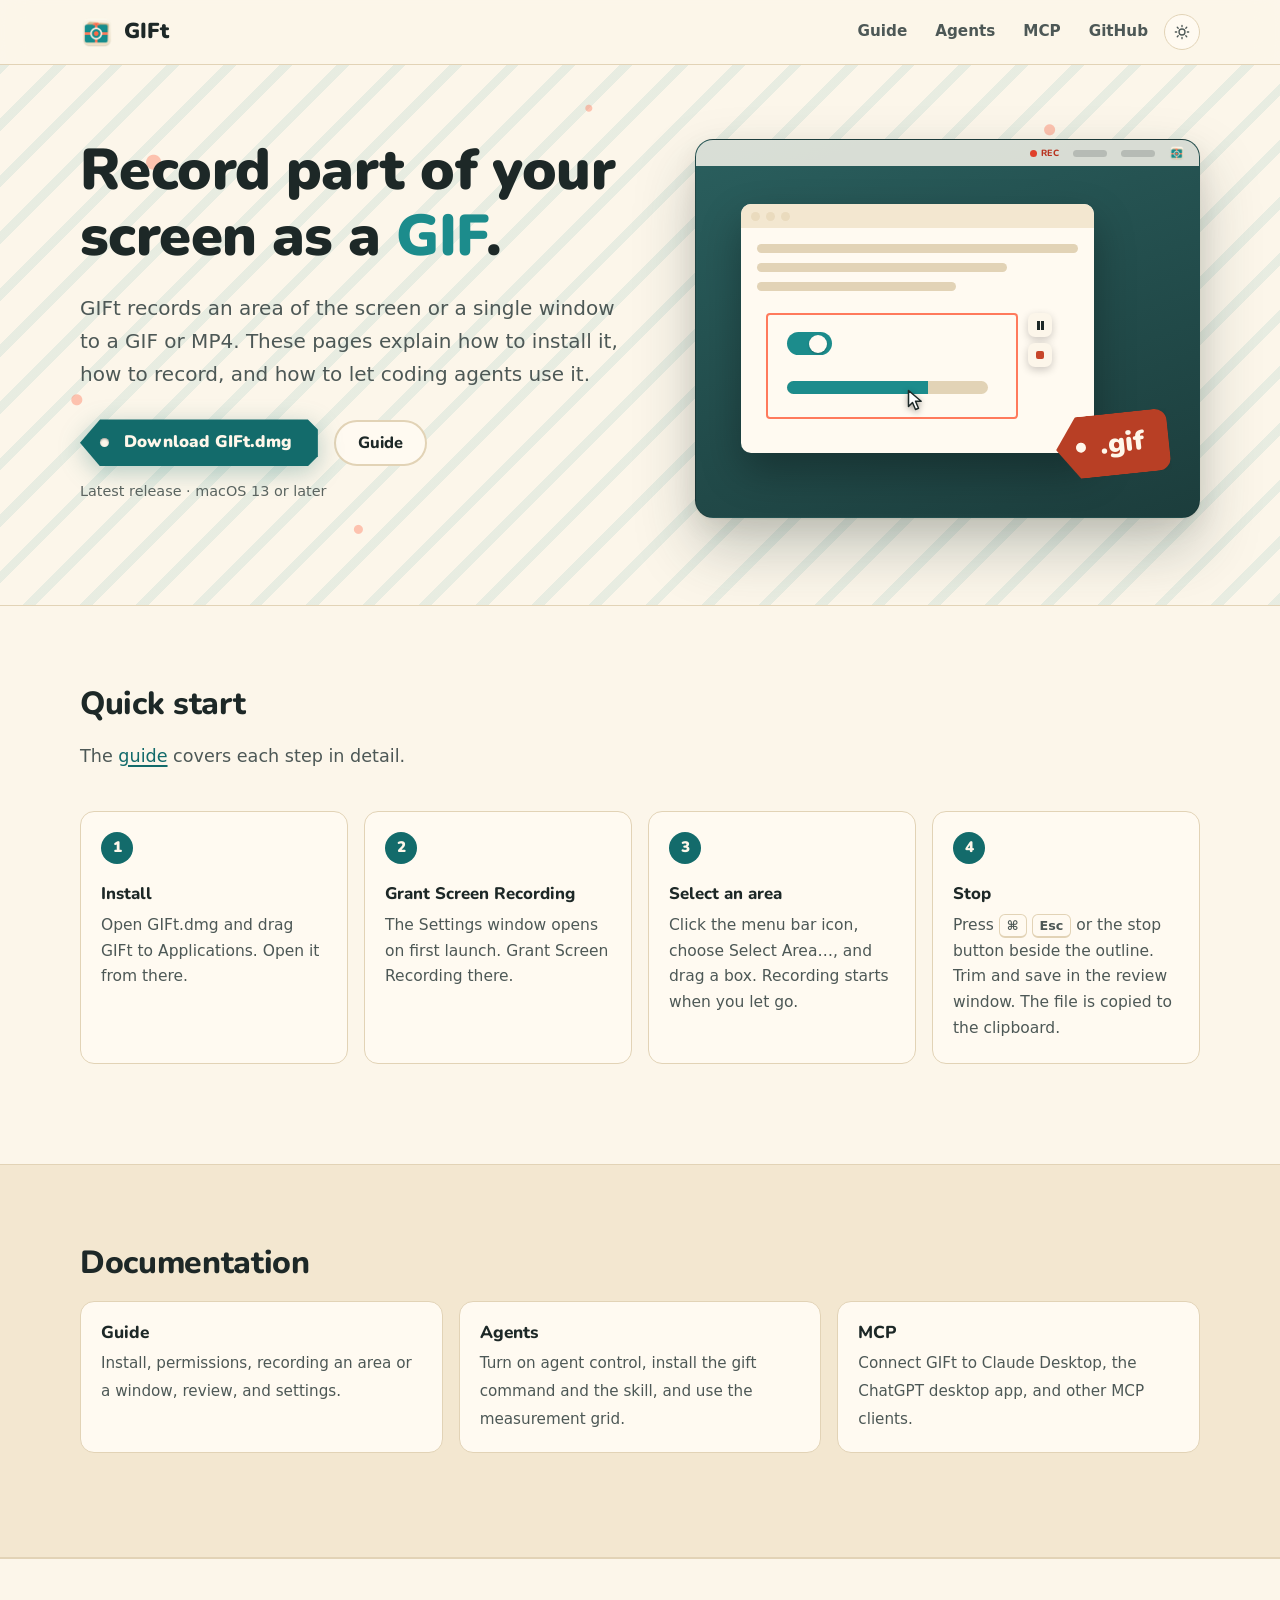
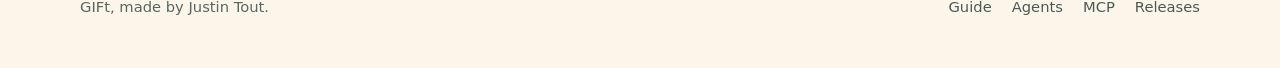
<file: docs/index.html>
<!doctype html>
<html lang="en">
<head>
  <meta charset="utf-8">
  <meta name="viewport" content="width=device-width, initial-scale=1">
  <title>GIFt Documentation</title>
  <meta name="description" content="Documentation for GIFt, a macOS menu bar app that records an area of the screen or a window to a GIF or MP4.">
  <link rel="canonical" href="https://gift.justintout.com/">
  <meta name="theme-color" content="#fcf6ea" media="(prefers-color-scheme: light)">
  <meta name="theme-color" content="#0f1a1a" media="(prefers-color-scheme: dark)">
  <meta property="og:type" content="website">
  <meta property="og:site_name" content="GIFt">
  <meta property="og:title" content="GIFt Documentation">
  <meta property="og:description" content="Documentation for GIFt, a macOS menu bar app that records an area of the screen or a window to a GIF or MP4.">
  <meta property="og:url" content="https://gift.justintout.com/">
  <meta property="og:image" content="https://gift.justintout.com/assets/social-card.png">
  <meta property="og:image:width" content="1200">
  <meta property="og:image:height" content="630">
  <meta property="og:image:alt" content="GIFt: A menu bar GIF recorder for humans and agents. For macOS 13 and later.">
  <meta name="twitter:card" content="summary_large_image">
  <link rel="icon" href="assets/favicon.png">
  <link rel="apple-touch-icon" href="assets/apple-touch-icon.png">
  <link rel="preconnect" href="https://fonts.googleapis.com">
  <link rel="preconnect" href="https://fonts.gstatic.com" crossorigin>
  <link rel="stylesheet" href="https://fonts.googleapis.com/css2?family=Nunito:wght@800;900&display=swap">
  <link rel="stylesheet" href="assets/site.css">
  <script src="assets/site.js"></script>
  <script type="application/ld+json">
  {
    "@context": "https://schema.org",
    "@type": "SoftwareApplication",
    "name": "GIFt",
    "description": "A macOS menu bar app that records an area of the screen or a window to a GIF or MP4.",
    "applicationCategory": "MultimediaApplication",
    "operatingSystem": "macOS 13 or later",
    "url": "https://gift.justintout.com/",
    "downloadUrl": "https://github.com/justintout/GIFt/releases/latest/download/GIFt.dmg",
    "image": "https://gift.justintout.com/assets/icon.png",
    "license": "https://github.com/justintout/GIFt/blob/main/LICENSE",
    "offers": { "@type": "Offer", "price": "0", "priceCurrency": "USD" }
  }
  </script>
</head>
<body>
  <header class="site-header">
    <div class="wrap">
      <a class="brand" href="./"><img src="assets/icon-72.png" alt=""><span>GIFt</span></a>
      <nav class="nav" aria-label="Site">
        <a href="guide.html">Guide</a>
        <a href="agents.html">Agents</a>
        <a href="mcp.html" class="optional">MCP</a>
        <a href="https://github.com/justintout/GIFt" class="optional">GitHub</a>
        <button class="theme-toggle" type="button" aria-label="Switch light or dark theme">
          <svg aria-hidden="true" width="16" height="16" viewBox="0 0 24 24" fill="none" stroke="currentColor" stroke-width="2" stroke-linecap="round"><circle cx="12" cy="12" r="4.5"/><path d="M12 2v2M12 20v2M4.9 4.9l1.4 1.4M17.7 17.7l1.4 1.4M2 12h2M20 12h2M4.9 19.1l1.4-1.4M17.7 6.3l1.4-1.4"/></svg>
        </button>
      </nav>
    </div>
  </header>

  <main>
    <section class="hero paper">
      <div class="wrap">
        <div>
          <h1>Record part of your screen as a <span>GIF</span>.</h1>
          <p class="lede">GIFt records an area of the screen or a single window to a GIF or MP4. These pages explain how to install it, how to record, and how to let coding agents use it.</p>
          <div class="actions">
            <a class="download-tag" href="https://github.com/justintout/GIFt/releases/latest/download/GIFt.dmg">
              <span>Download GIFt.dmg</span>
            </a>
            <a class="button secondary" href="guide.html">Guide</a>
          </div>
          <p class="fineprint"><span data-latest-version>Latest release</span> · macOS 13 or later</p>
        </div>
        <div class="stage" role="img" aria-label="A cursor drags out an area of a window, records it, and the recording becomes a .gif file">
          <div class="menubar"><span class="rec">REC</span><i></i><i></i><img src="assets/icon-72.png" alt=""></div>
          <div class="window">
            <div class="bar"><b></b><b></b><b></b></div>
            <div class="rows"><i></i><i></i><i></i></div>
          </div>
          <div class="ui"><div class="toggle"></div><div class="progress"></div></div>
          <div class="sel"></div>
          <div class="controls"><b></b><b></b></div>
          <div class="ring first"></div><div class="ring second"></div>
          <div class="shot"><div class="toggle"></div><div class="progress"></div></div>
          <svg class="cursor" viewBox="0 0 16 22" aria-hidden="true"><path d="M1.5 1.5v16l4-4 3 7 3-1.3-3-6.9h5.7z" fill="#fff" stroke="#1d2827" stroke-width="1.5" stroke-linejoin="round"/></svg>
          <div class="hangtag">.gif</div>
        </div>
      </div>
    </section>

    <section class="section">
      <div class="wrap">
        <div class="section-head">
          <h2>Quick start</h2>
          <p>The <a href="guide.html">guide</a> covers each step in detail.</p>
        </div>
        <ol class="steps row">
          <li><strong>Install</strong><p>Open GIFt.dmg and drag GIFt to Applications. Open it from there.</p></li>
          <li><strong>Grant Screen Recording</strong><p>The Settings window opens on first launch. Grant Screen Recording there.</p></li>
          <li><strong>Select an area</strong><p>Click the menu bar icon, choose Select Area…, and drag a box. Recording starts when you let go.</p></li>
          <li><strong>Stop</strong><p>Press <kbd>⌘</kbd> <kbd>Esc</kbd> or the stop button beside the outline. Trim and save in the review window. The file is copied to the clipboard.</p></li>
        </ol>
      </div>
    </section>

    <section class="section alt">
      <div class="wrap">
        <h2 style="margin-top: 0">Documentation</h2>
        <div class="cards three">
          <a class="card" href="guide.html">
            <strong>Guide</strong>
            <span>Install, permissions, recording an area or a window, review, and settings.</span>
          </a>
          <a class="card" href="agents.html">
            <strong>Agents</strong>
            <span>Turn on agent control, install the gift command and the skill, and use the measurement grid.</span>
          </a>
          <a class="card" href="mcp.html">
            <strong>MCP</strong>
            <span>Connect GIFt to Claude Desktop, the ChatGPT desktop app, and other MCP clients.</span>
          </a>
        </div>
      </div>
    </section>
  </main>

  <footer class="site-footer">
    <div class="wrap">
      <span>GIFt, made by Justin Tout.</span>
      <nav aria-label="Footer">
        <a href="guide.html">Guide</a>
        <a href="agents.html">Agents</a>
        <a href="mcp.html">MCP</a>
        <a href="https://github.com/justintout/GIFt/releases">Releases</a>
      </nav>
    </div>
  </footer>
</body>
</html>
</file>
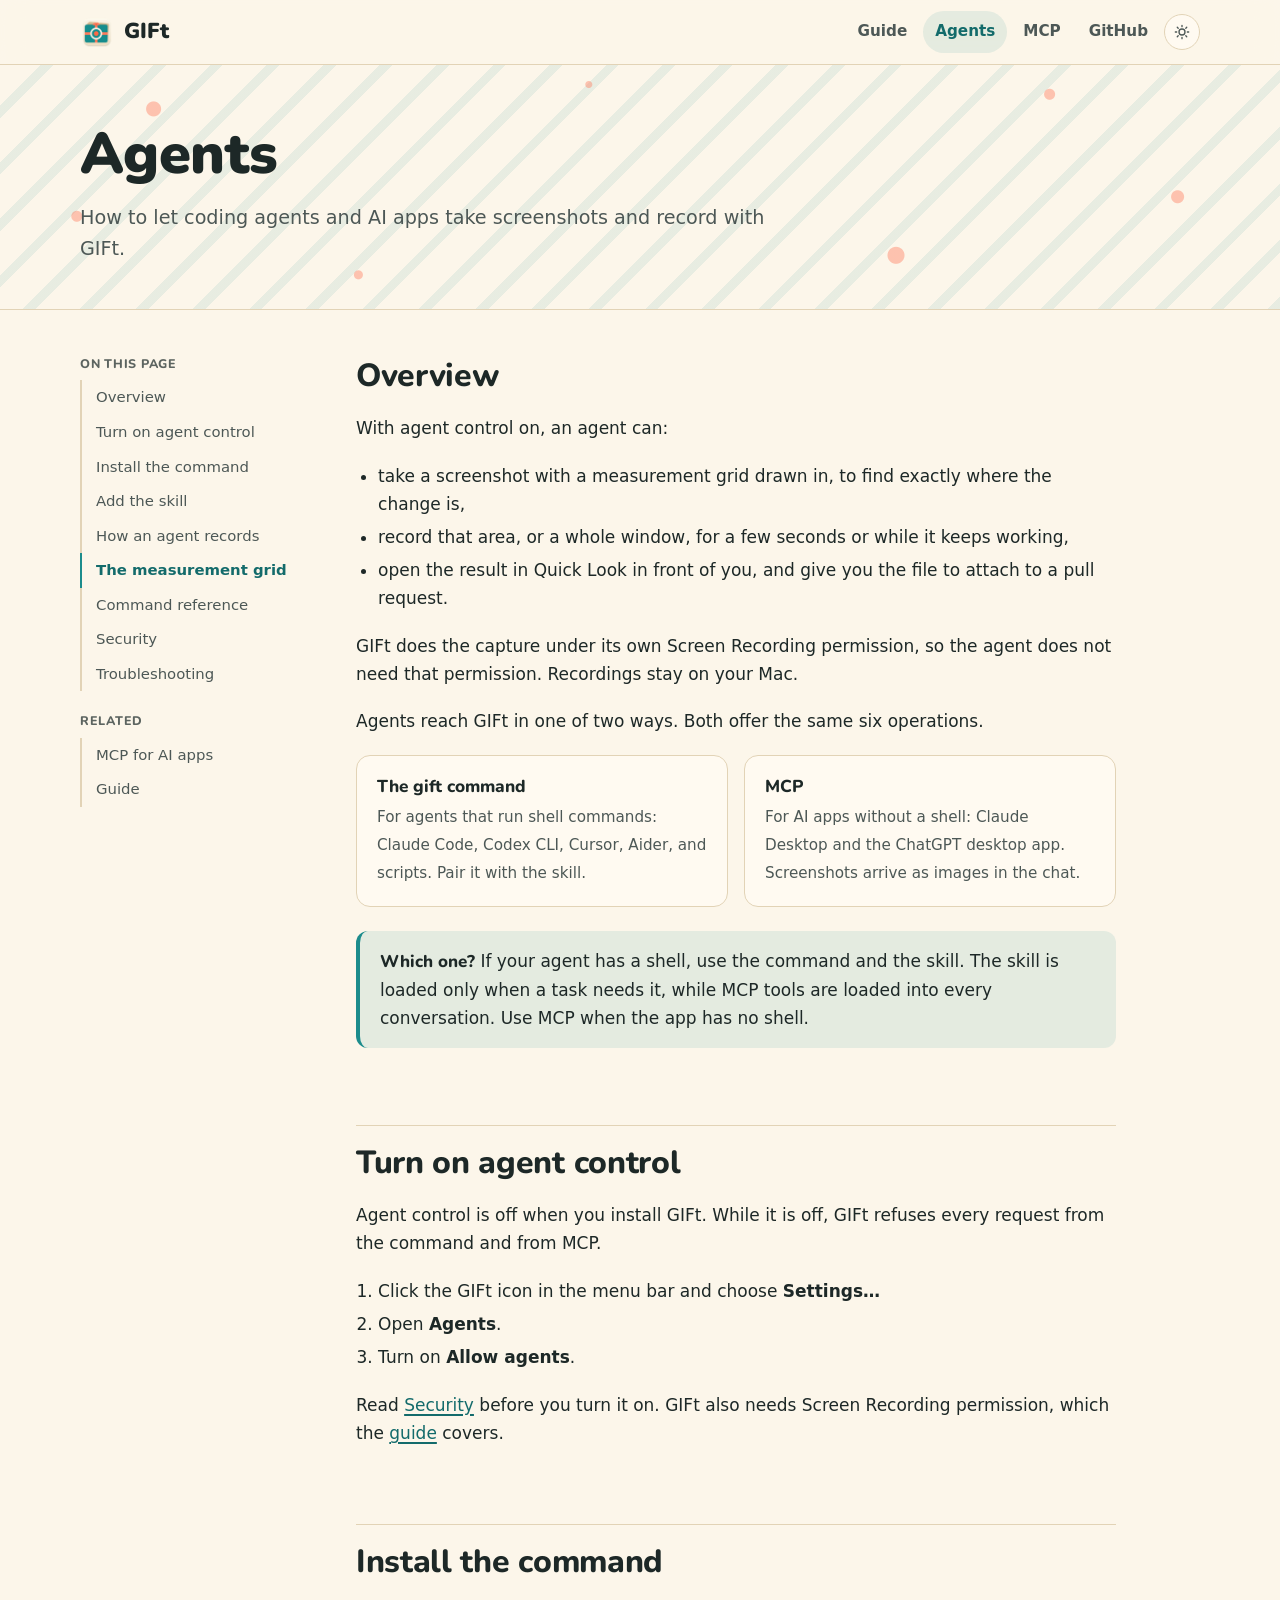
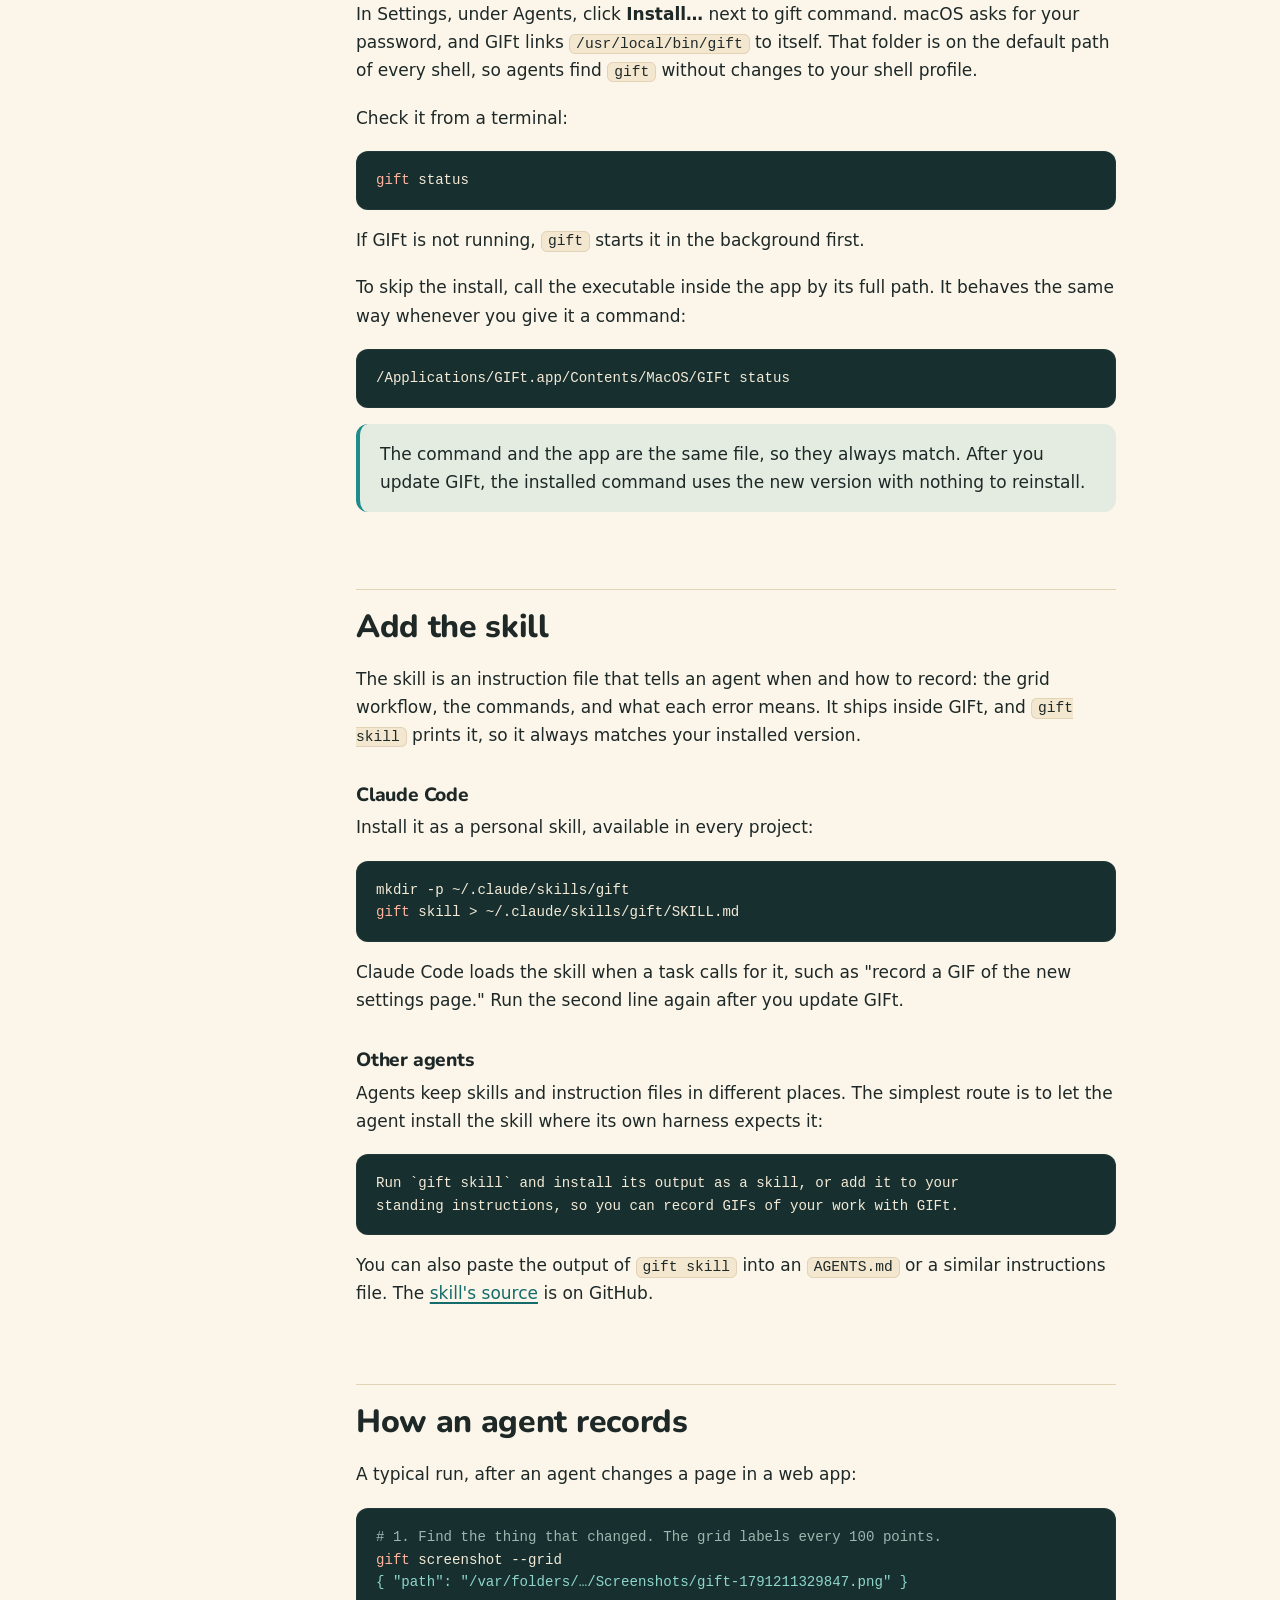
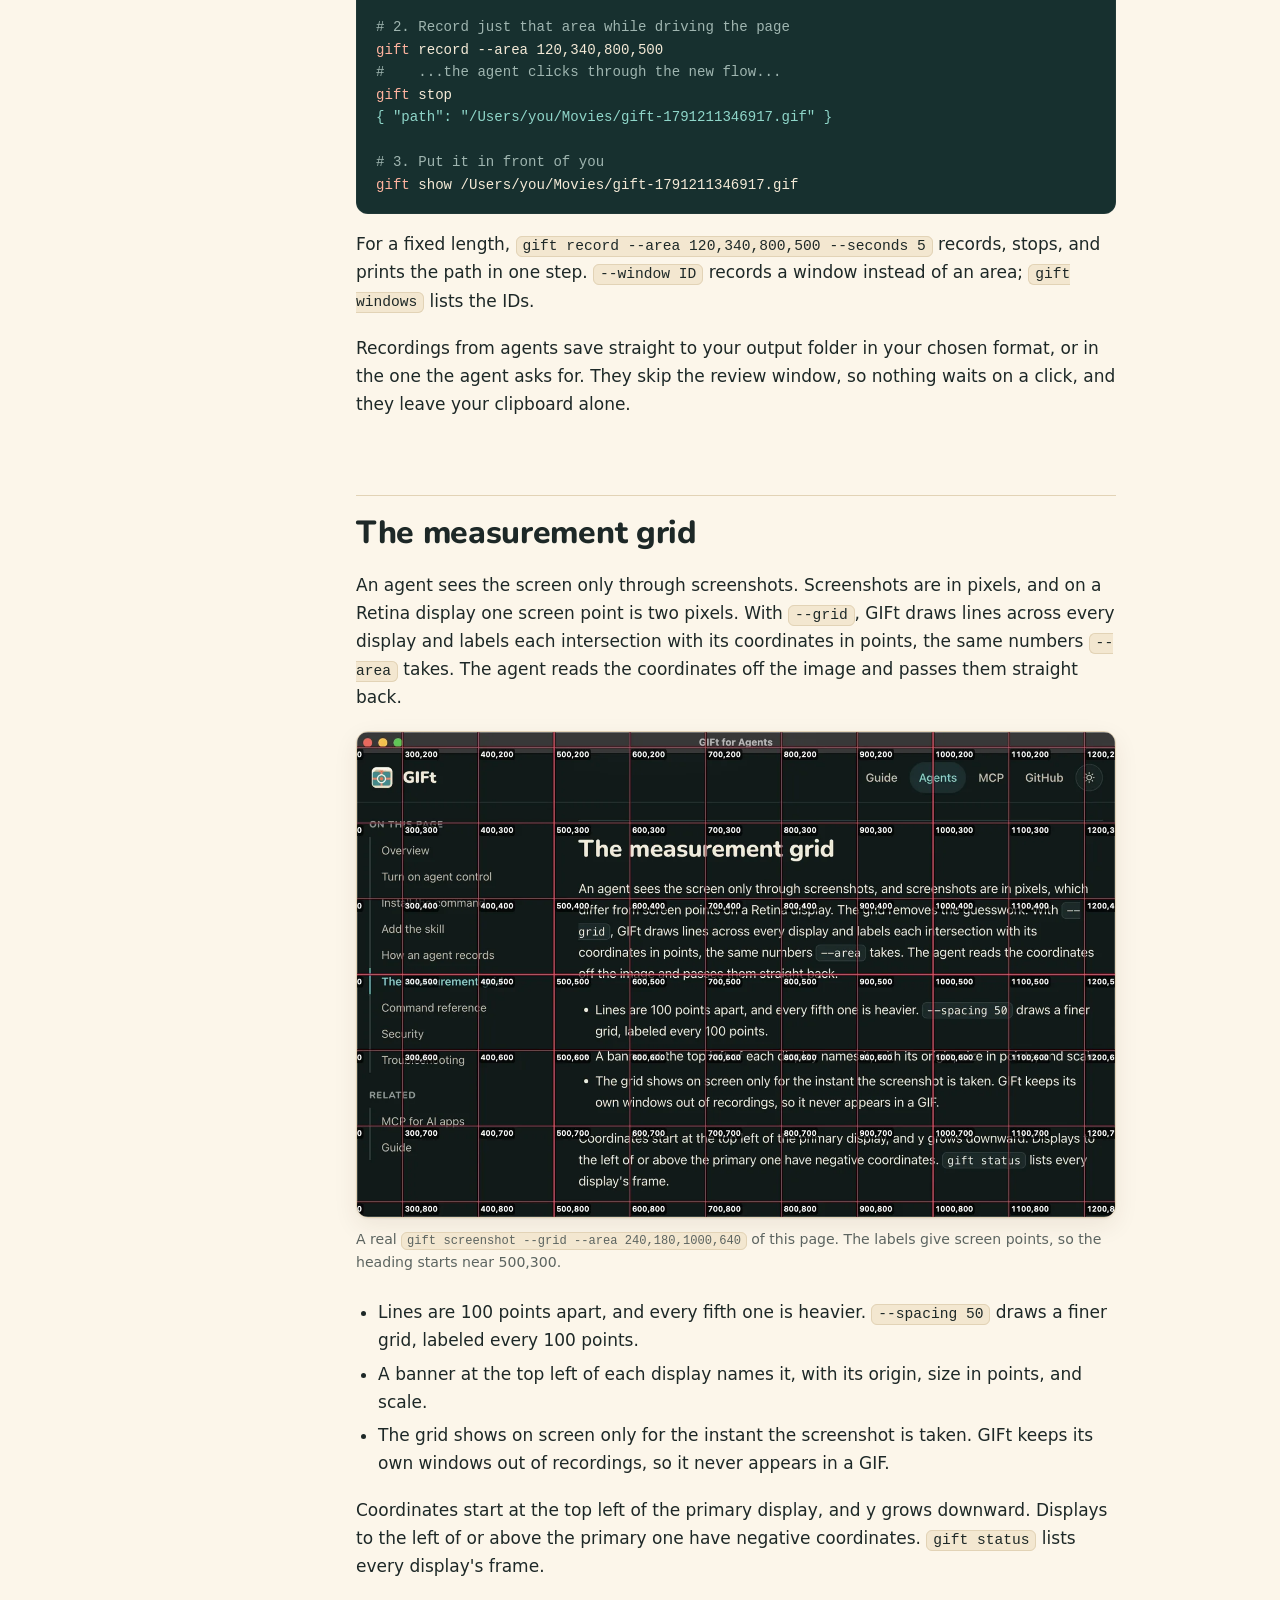
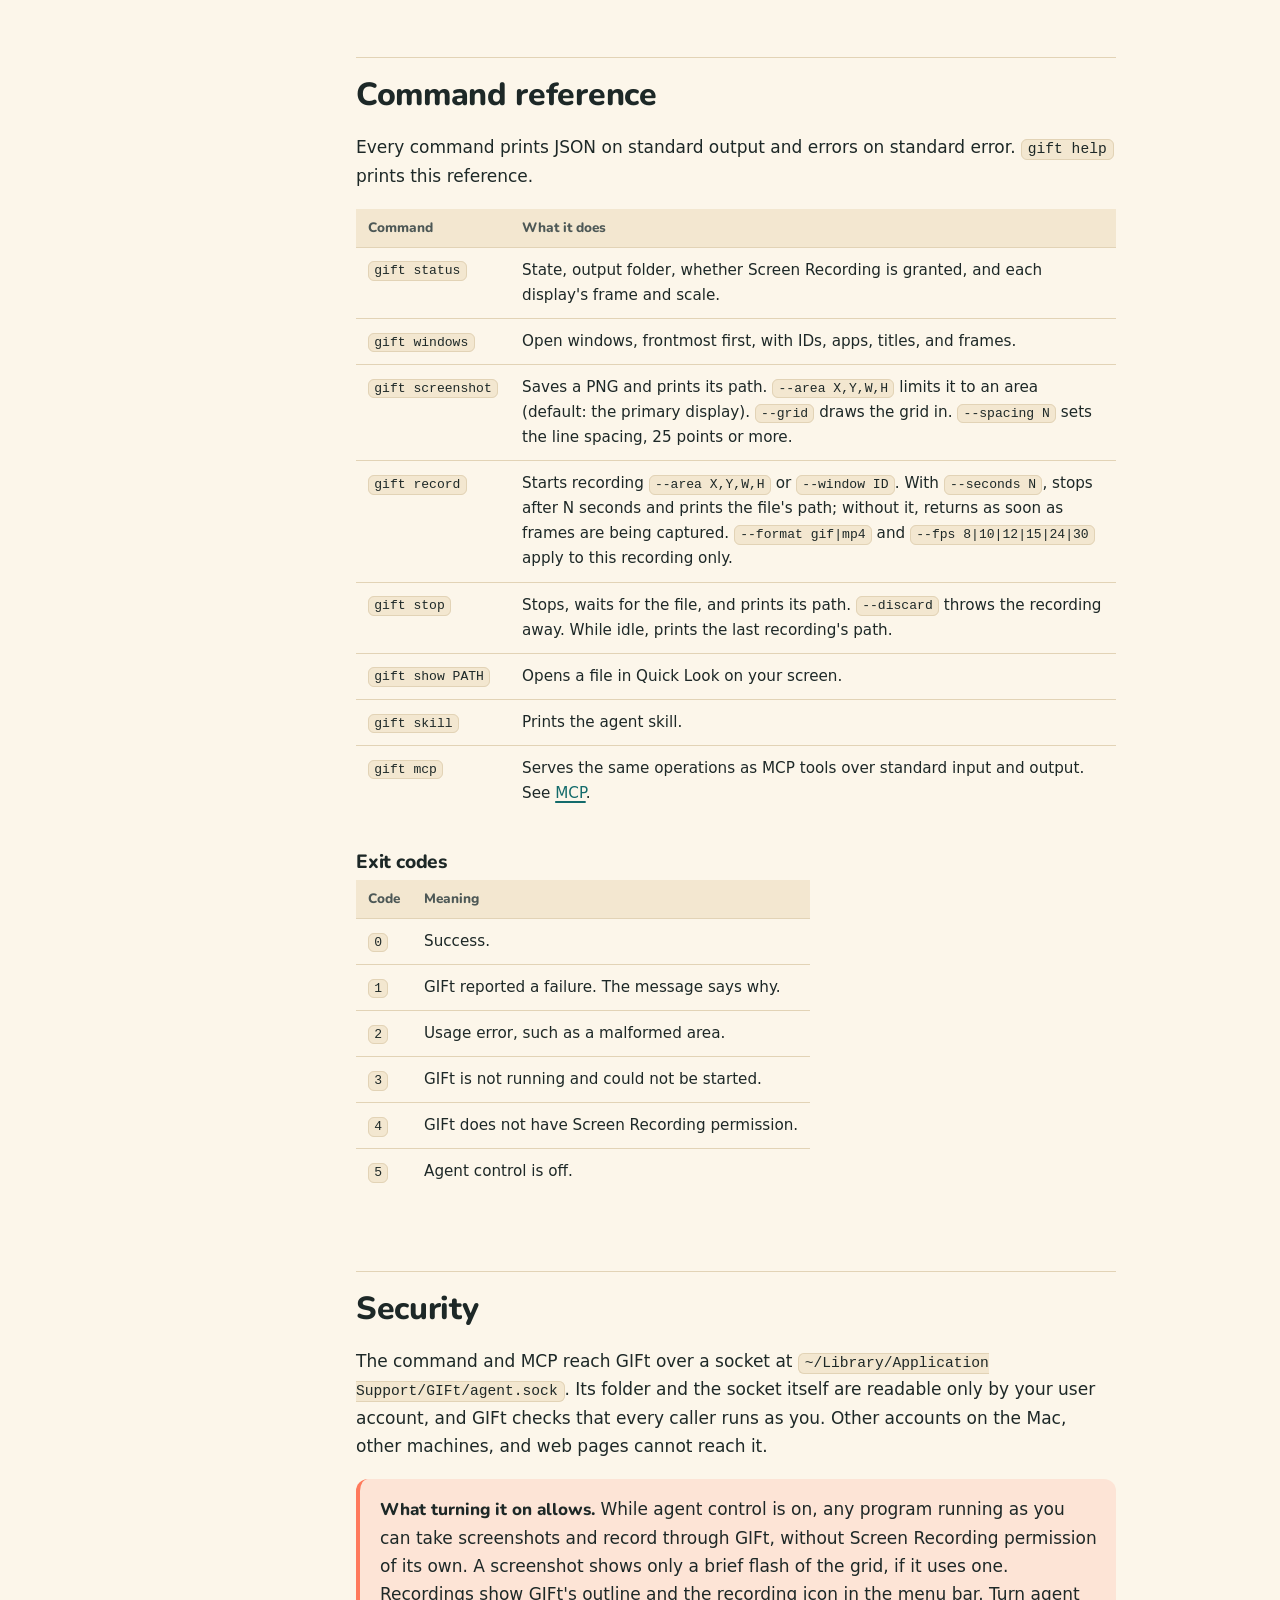
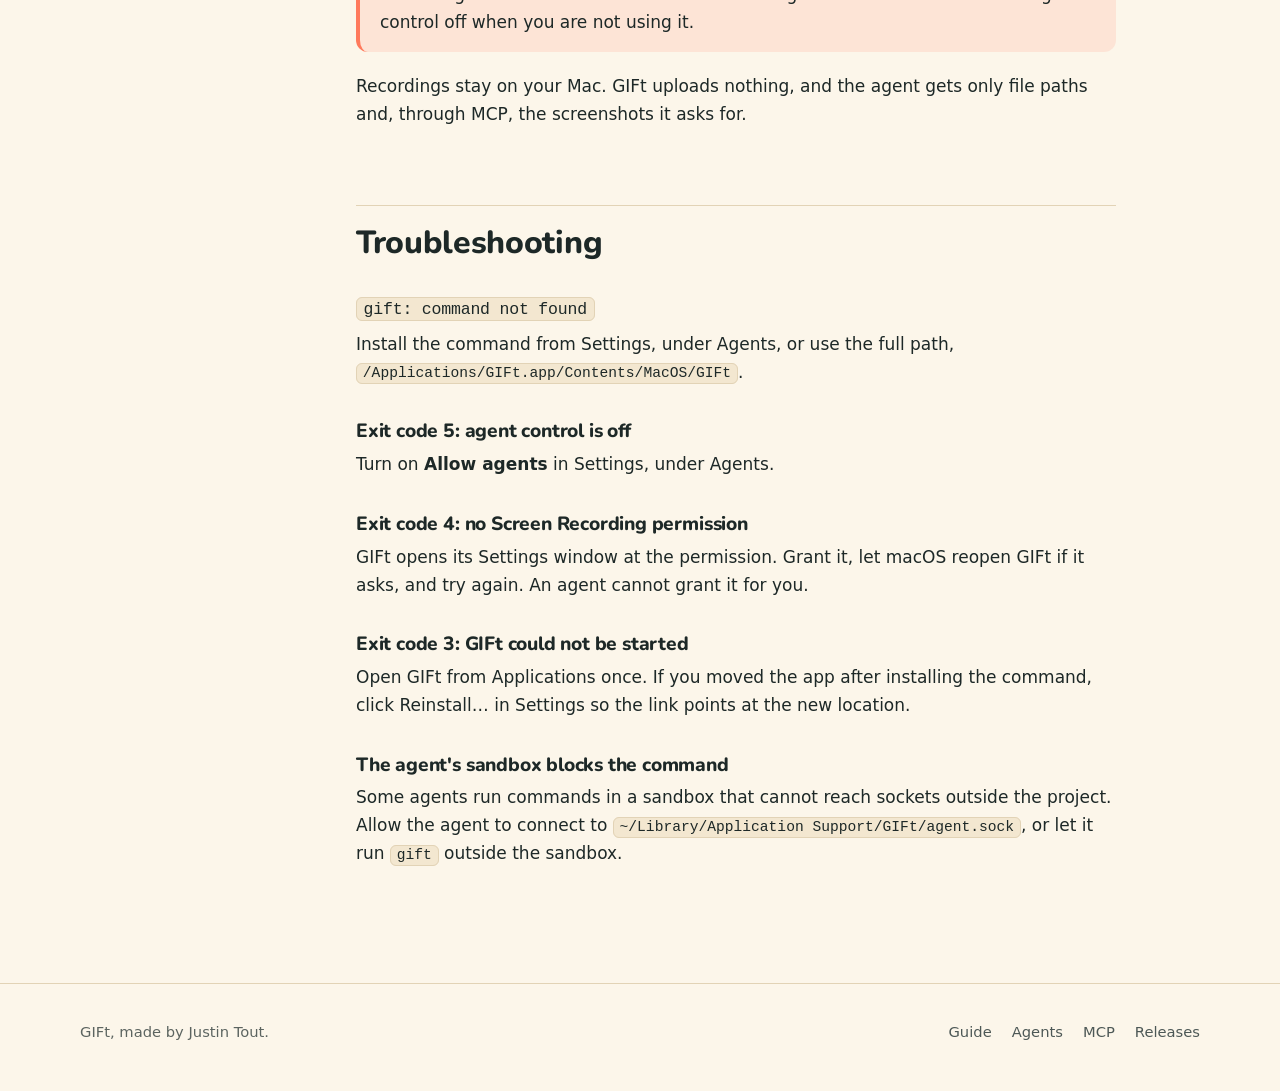
<file: docs/agents.html>
<!doctype html>
<html lang="en">
<head>
  <meta charset="utf-8">
  <meta name="viewport" content="width=device-width, initial-scale=1">
  <title>GIFt for Agents</title>
  <meta name="description" content="How to let coding agents take screenshots and record with GIFt: agent control, the gift command, the skill, and the measurement grid.">
  <link rel="canonical" href="https://gift.justintout.com/agents.html">
  <meta name="theme-color" content="#fcf6ea" media="(prefers-color-scheme: light)">
  <meta name="theme-color" content="#0f1a1a" media="(prefers-color-scheme: dark)">
  <meta property="og:type" content="website">
  <meta property="og:site_name" content="GIFt">
  <meta property="og:title" content="GIFt for Agents">
  <meta property="og:description" content="How to let coding agents take screenshots and record with GIFt: agent control, the gift command, the skill, and the measurement grid.">
  <meta property="og:url" content="https://gift.justintout.com/agents.html">
  <meta property="og:image" content="https://gift.justintout.com/assets/social-card.png">
  <meta property="og:image:width" content="1200">
  <meta property="og:image:height" content="630">
  <meta property="og:image:alt" content="GIFt: A menu bar GIF recorder for humans and agents. For macOS 13 and later.">
  <meta name="twitter:card" content="summary_large_image">
  <link rel="icon" href="assets/favicon.png">
  <link rel="apple-touch-icon" href="assets/apple-touch-icon.png">
  <link rel="preconnect" href="https://fonts.googleapis.com">
  <link rel="preconnect" href="https://fonts.gstatic.com" crossorigin>
  <link rel="stylesheet" href="https://fonts.googleapis.com/css2?family=Nunito:wght@800;900&display=swap">
  <link rel="stylesheet" href="assets/site.css">
  <script src="assets/site.js"></script>
</head>
<body>
  <header class="site-header">
    <div class="wrap">
      <a class="brand" href="./"><img src="assets/icon-72.png" alt=""><span>GIFt</span></a>
      <nav class="nav" aria-label="Site">
        <a href="guide.html">Guide</a>
        <a href="agents.html" aria-current="page">Agents</a>
        <a href="mcp.html" class="optional">MCP</a>
        <a href="https://github.com/justintout/GIFt" class="optional">GitHub</a>
        <button class="theme-toggle" type="button" aria-label="Switch light or dark theme">
          <svg aria-hidden="true" width="16" height="16" viewBox="0 0 24 24" fill="none" stroke="currentColor" stroke-width="2" stroke-linecap="round"><circle cx="12" cy="12" r="4.5"/><path d="M12 2v2M12 20v2M4.9 4.9l1.4 1.4M17.7 17.7l1.4 1.4M2 12h2M20 12h2M4.9 19.1l1.4-1.4M17.7 6.3l1.4-1.4"/></svg>
        </button>
      </nav>
    </div>
  </header>

  <div class="page-hero paper">
    <div class="wrap">
      <h1>Agents</h1>
      <p>How to let coding agents and AI apps take screenshots and record with GIFt.</p>
    </div>
  </div>

  <div class="wrap doc">
    <nav class="doc-nav" aria-label="On this page">
      <p>On this page</p>
      <ul>
        <li><a href="#overview">Overview</a></li>
        <li><a href="#enable">Turn on agent control</a></li>
        <li><a href="#command">Install the command</a></li>
        <li><a href="#skill">Add the skill</a></li>
        <li><a href="#workflow">How an agent records</a></li>
        <li><a href="#grid">The measurement grid</a></li>
        <li><a href="#reference">Command reference</a></li>
        <li><a href="#security">Security</a></li>
        <li><a href="#troubleshooting">Troubleshooting</a></li>
      </ul>
      <p>Related</p>
      <ul>
        <li><a href="mcp.html">MCP for AI apps</a></li>
        <li><a href="guide.html">Guide</a></li>
      </ul>
    </nav>

    <article class="doc-body">
      <h2 id="overview">Overview</h2>
      <p>With agent control on, an agent can:</p>
      <ul>
        <li>take a screenshot with a measurement grid drawn in, to find exactly where the change is,</li>
        <li>record that area, or a whole window, for a few seconds or while it keeps working,</li>
        <li>open the result in Quick Look in front of you, and give you the file to attach to a pull request.</li>
      </ul>
      <p>GIFt does the capture under its own Screen Recording permission, so the agent does not need that permission. Recordings stay on your Mac.</p>
      <p>Agents reach GIFt in one of two ways. Both offer the same six operations.</p>
      <div class="cards">
        <a class="card" href="#command">
          <strong>The gift command</strong>
          <span>For agents that run shell commands: Claude Code, Codex CLI, Cursor, Aider, and scripts. Pair it with the skill.</span>
        </a>
        <a class="card" href="mcp.html">
          <strong>MCP</strong>
          <span>For AI apps without a shell: Claude Desktop and the ChatGPT desktop app. Screenshots arrive as images in the chat.</span>
        </a>
      </div>
      <div class="callout">
        <p><strong>Which one?</strong> If your agent has a shell, use the command and the skill. The skill is loaded only when a task needs it, while MCP tools are loaded into every conversation. Use MCP when the app has no shell.</p>
      </div>

      <h2 id="enable">Turn on agent control</h2>
      <p>Agent control is off when you install GIFt. While it is off, GIFt refuses every request from the command and from MCP.</p>
      <ol>
        <li>Click the GIFt icon in the menu bar and choose <strong>Settings…</strong></li>
        <li>Open <strong>Agents</strong>.</li>
        <li>Turn on <strong>Allow agents</strong>.</li>
      </ol>
      <p>Read <a href="#security">Security</a> before you turn it on. GIFt also needs Screen Recording permission, which the <a href="guide.html#permissions">guide</a> covers.</p>

      <h2 id="command">Install the command</h2>
      <p>In Settings, under Agents, click <strong>Install…</strong> next to gift command. macOS asks for your password, and GIFt links <code>/usr/local/bin/gift</code> to itself. That folder is on the default path of every shell, so agents find <code>gift</code> without changes to your shell profile.</p>
      <p>Check it from a terminal:</p>
      <pre><code><span class="k">gift</span> status</code></pre>
      <p>If GIFt is not running, <code>gift</code> starts it in the background first.</p>
      <p>To skip the install, call the executable inside the app by its full path. It behaves the same way whenever you give it a command:</p>
      <pre><code>/Applications/GIFt.app/Contents/MacOS/GIFt status</code></pre>
      <div class="callout">
        <p>The command and the app are the same file, so they always match. After you update GIFt, the installed command uses the new version with nothing to reinstall.</p>
      </div>

      <h2 id="skill">Add the skill</h2>
      <p>The skill is an instruction file that tells an agent when and how to record: the grid workflow, the commands, and what each error means. It ships inside GIFt, and <code>gift skill</code> prints it, so it always matches your installed version.</p>
      <h3>Claude Code</h3>
      <p>Install it as a personal skill, available in every project:</p>
      <pre><code>mkdir -p ~/.claude/skills/gift
<span class="k">gift</span> skill &gt; ~/.claude/skills/gift/SKILL.md</code></pre>
      <p>Claude Code loads the skill when a task calls for it, such as "record a GIF of the new settings page." Run the second line again after you update GIFt.</p>
      <h3>Other agents</h3>
      <p>Agents keep skills and instruction files in different places. The simplest route is to let the agent install the skill where its own harness expects it:</p>
      <pre><code>Run `gift skill` and install its output as a skill, or add it to your
standing instructions, so you can record GIFs of your work with GIFt.</code></pre>
      <p>You can also paste the output of <code>gift skill</code> into an <code>AGENTS.md</code> or a similar instructions file. The <a href="https://github.com/justintout/GIFt/blob/main/skills/gift/SKILL.md">skill's source</a> is on GitHub.</p>

      <h2 id="workflow">How an agent records</h2>
      <p>A typical run, after an agent changes a page in a web app:</p>
      <pre><code><span class="c"># 1. Find the thing that changed. The grid labels every 100 points.</span>
<span class="k">gift</span> screenshot --grid
<span class="s">{ "path": "/var/folders/…/Screenshots/gift-1791211329847.png" }</span>

<span class="c"># 2. Record just that area while driving the page</span>
<span class="k">gift</span> record --area 120,340,800,500
<span class="c">#    ...the agent clicks through the new flow...</span>
<span class="k">gift</span> stop
<span class="s">{ "path": "/Users/you/Movies/gift-1791211346917.gif" }</span>

<span class="c"># 3. Put it in front of you</span>
<span class="k">gift</span> show /Users/you/Movies/gift-1791211346917.gif</code></pre>
      <p>For a fixed length, <code>gift record --area 120,340,800,500 --seconds 5</code> records, stops, and prints the path in one step. <code>--window ID</code> records a window instead of an area; <code>gift windows</code> lists the IDs.</p>
      <p>Recordings from agents save straight to your output folder in your chosen format, or in the one the agent asks for. They skip the review window, so nothing waits on a click, and they leave your clipboard alone.</p>

      <h2 id="grid">The measurement grid</h2>
      <p>An agent sees the screen only through screenshots. Screenshots are in pixels, and on a Retina display one screen point is two pixels. With <code>--grid</code>, GIFt draws lines across every display and labels each intersection with its coordinates in points, the same numbers <code>--area</code> takes. The agent reads the coordinates off the image and passes them straight back.</p>
      <figure class="shot">
        <img src="assets/grid-screenshot.webp" width="1400" height="896" loading="lazy" alt="This page in a browser window, with a red grid drawn over it. Each intersection is labeled with its screen coordinates, such as 500,300 and 900,600.">
        <figcaption>A real <code>gift screenshot --grid --area 240,180,1000,640</code> of this page. The labels give screen points, so the heading starts near 500,300.</figcaption>
      </figure>
      <ul>
        <li>Lines are 100 points apart, and every fifth one is heavier. <code>--spacing 50</code> draws a finer grid, labeled every 100 points.</li>
        <li>A banner at the top left of each display names it, with its origin, size in points, and scale.</li>
        <li>The grid shows on screen only for the instant the screenshot is taken. GIFt keeps its own windows out of recordings, so it never appears in a GIF.</li>
      </ul>
      <p>Coordinates start at the top left of the primary display, and y grows downward. Displays to the left of or above the primary one have negative coordinates. <code>gift status</code> lists every display's frame.</p>

      <h2 id="reference">Command reference</h2>
      <p>Every command prints JSON on standard output and errors on standard error. <code>gift help</code> prints this reference.</p>
      <table>
        <thead><tr><th>Command</th><th>What it does</th></tr></thead>
        <tbody>
          <tr><td><code>gift status</code></td><td>State, output folder, whether Screen Recording is granted, and each display's frame and scale.</td></tr>
          <tr><td><code>gift windows</code></td><td>Open windows, frontmost first, with IDs, apps, titles, and frames.</td></tr>
          <tr><td><code>gift screenshot</code></td><td>Saves a PNG and prints its path. <code>--area X,Y,W,H</code> limits it to an area (default: the primary display). <code>--grid</code> draws the grid in. <code>--spacing N</code> sets the line spacing, 25 points or more.</td></tr>
          <tr><td><code>gift record</code></td><td>Starts recording <code>--area X,Y,W,H</code> or <code>--window ID</code>. With <code>--seconds N</code>, stops after N seconds and prints the file's path; without it, returns as soon as frames are being captured. <code>--format gif|mp4</code> and <code>--fps 8|10|12|15|24|30</code> apply to this recording only.</td></tr>
          <tr><td><code>gift stop</code></td><td>Stops, waits for the file, and prints its path. <code>--discard</code> throws the recording away. While idle, prints the last recording's path.</td></tr>
          <tr><td><code>gift show PATH</code></td><td>Opens a file in Quick Look on your screen.</td></tr>
          <tr><td><code>gift skill</code></td><td>Prints the agent skill.</td></tr>
          <tr><td><code>gift mcp</code></td><td>Serves the same operations as MCP tools over standard input and output. See <a href="mcp.html">MCP</a>.</td></tr>
        </tbody>
      </table>
      <h3>Exit codes</h3>
      <table>
        <thead><tr><th>Code</th><th>Meaning</th></tr></thead>
        <tbody>
          <tr><td><code>0</code></td><td>Success.</td></tr>
          <tr><td><code>1</code></td><td>GIFt reported a failure. The message says why.</td></tr>
          <tr><td><code>2</code></td><td>Usage error, such as a malformed area.</td></tr>
          <tr><td><code>3</code></td><td>GIFt is not running and could not be started.</td></tr>
          <tr><td><code>4</code></td><td>GIFt does not have Screen Recording permission.</td></tr>
          <tr><td><code>5</code></td><td>Agent control is off.</td></tr>
        </tbody>
      </table>

      <h2 id="security">Security</h2>
      <p>The command and MCP reach GIFt over a socket at <code>~/Library/Application Support/GIFt/agent.sock</code>. Its folder and the socket itself are readable only by your user account, and GIFt checks that every caller runs as you. Other accounts on the Mac, other machines, and web pages cannot reach it.</p>
      <div class="callout warn">
        <p><strong>What turning it on allows.</strong> While agent control is on, any program running as you can take screenshots and record through GIFt, without Screen Recording permission of its own. A screenshot shows only a brief flash of the grid, if it uses one. Recordings show GIFt's outline and the recording icon in the menu bar. Turn agent control off when you are not using it.</p>
      </div>
      <p>Recordings stay on your Mac. GIFt uploads nothing, and the agent gets only file paths and, through MCP, the screenshots it asks for.</p>

      <h2 id="troubleshooting">Troubleshooting</h2>
      <h3><code>gift: command not found</code></h3>
      <p>Install the command from Settings, under Agents, or use the full path, <code>/Applications/GIFt.app/Contents/MacOS/GIFt</code>.</p>
      <h3>Exit code 5: agent control is off</h3>
      <p>Turn on <strong>Allow agents</strong> in Settings, under Agents.</p>
      <h3>Exit code 4: no Screen Recording permission</h3>
      <p>GIFt opens its Settings window at the permission. Grant it, let macOS reopen GIFt if it asks, and try again. An agent cannot grant it for you.</p>
      <h3>Exit code 3: GIFt could not be started</h3>
      <p>Open GIFt from Applications once. If you moved the app after installing the command, click Reinstall… in Settings so the link points at the new location.</p>
      <h3>The agent's sandbox blocks the command</h3>
      <p>Some agents run commands in a sandbox that cannot reach sockets outside the project. Allow the agent to connect to <code>~/Library/Application Support/GIFt/agent.sock</code>, or let it run <code>gift</code> outside the sandbox.</p>
    </article>
  </div>

  <footer class="site-footer">
    <div class="wrap">
      <span>GIFt, made by Justin Tout.</span>
      <nav aria-label="Footer">
        <a href="guide.html">Guide</a>
        <a href="agents.html">Agents</a>
        <a href="mcp.html">MCP</a>
        <a href="https://github.com/justintout/GIFt/releases">Releases</a>
      </nav>
    </div>
  </footer>
</body>
</html>
</file>
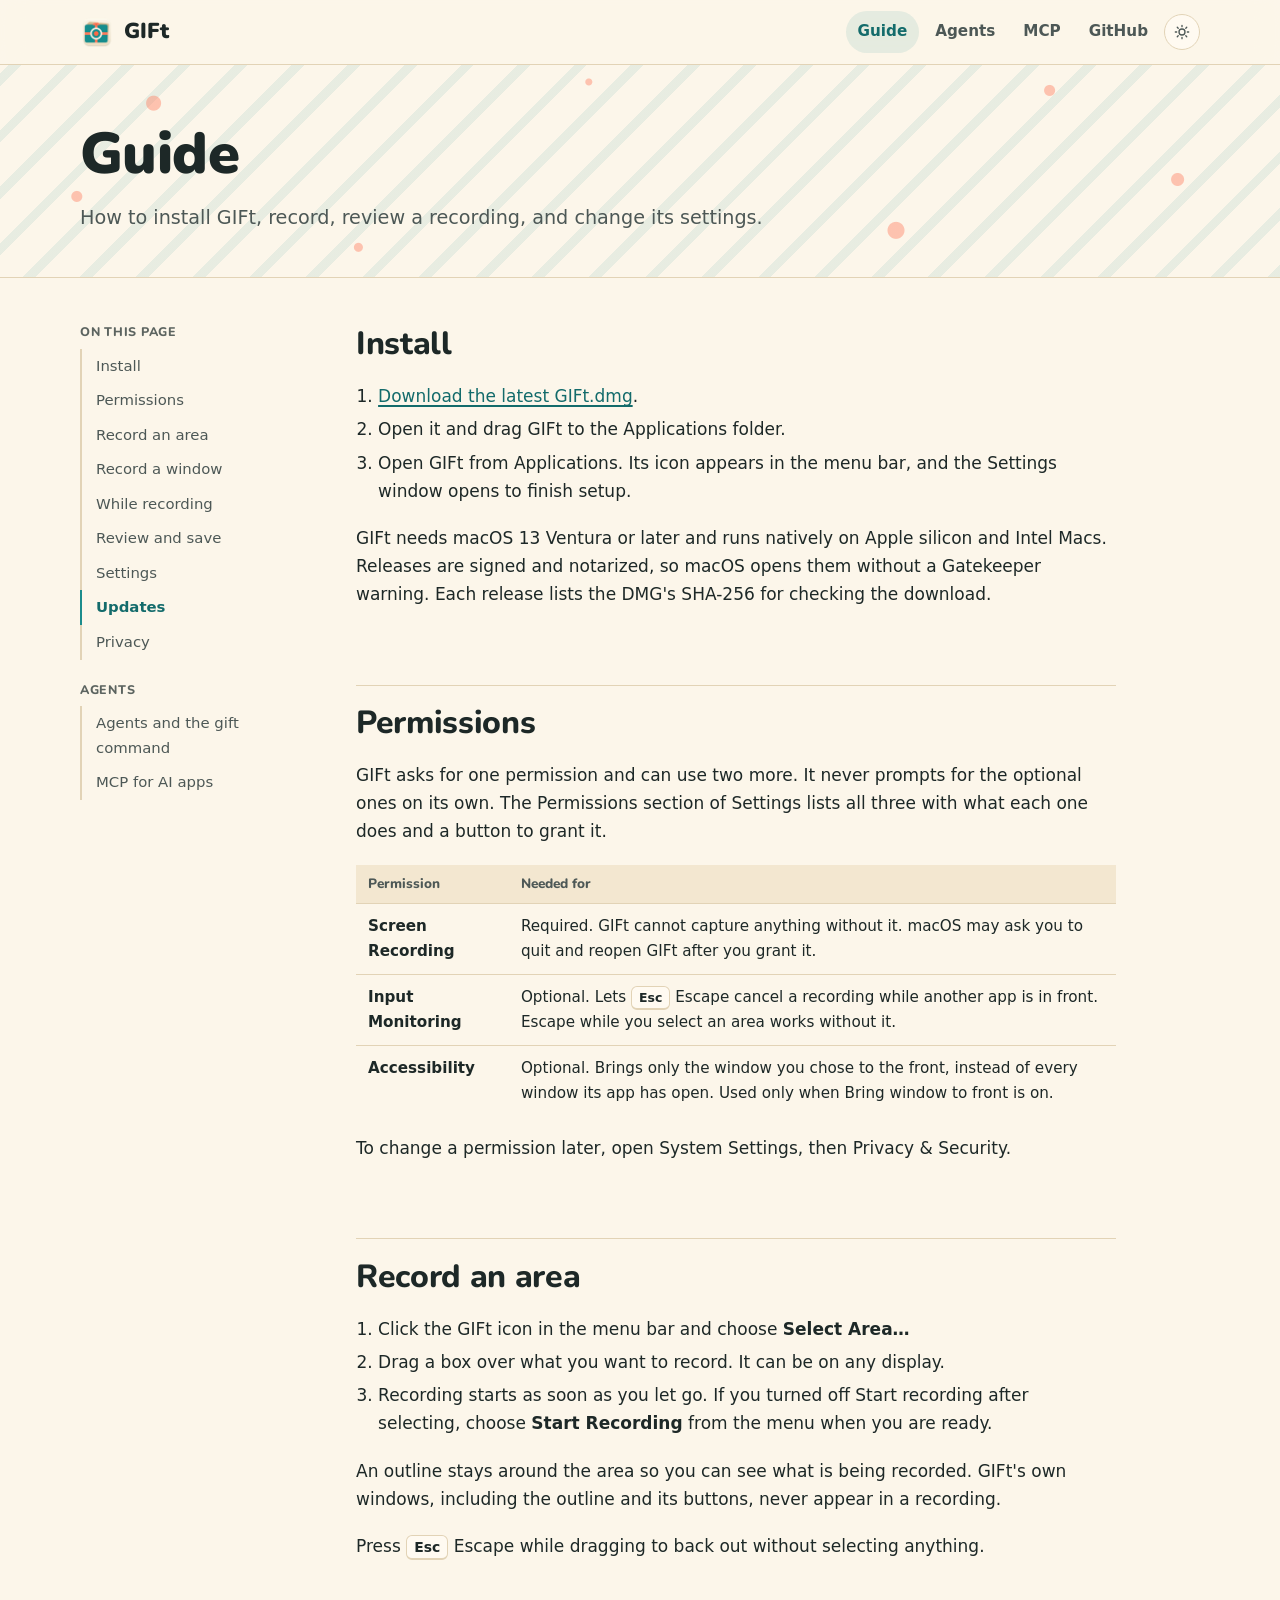
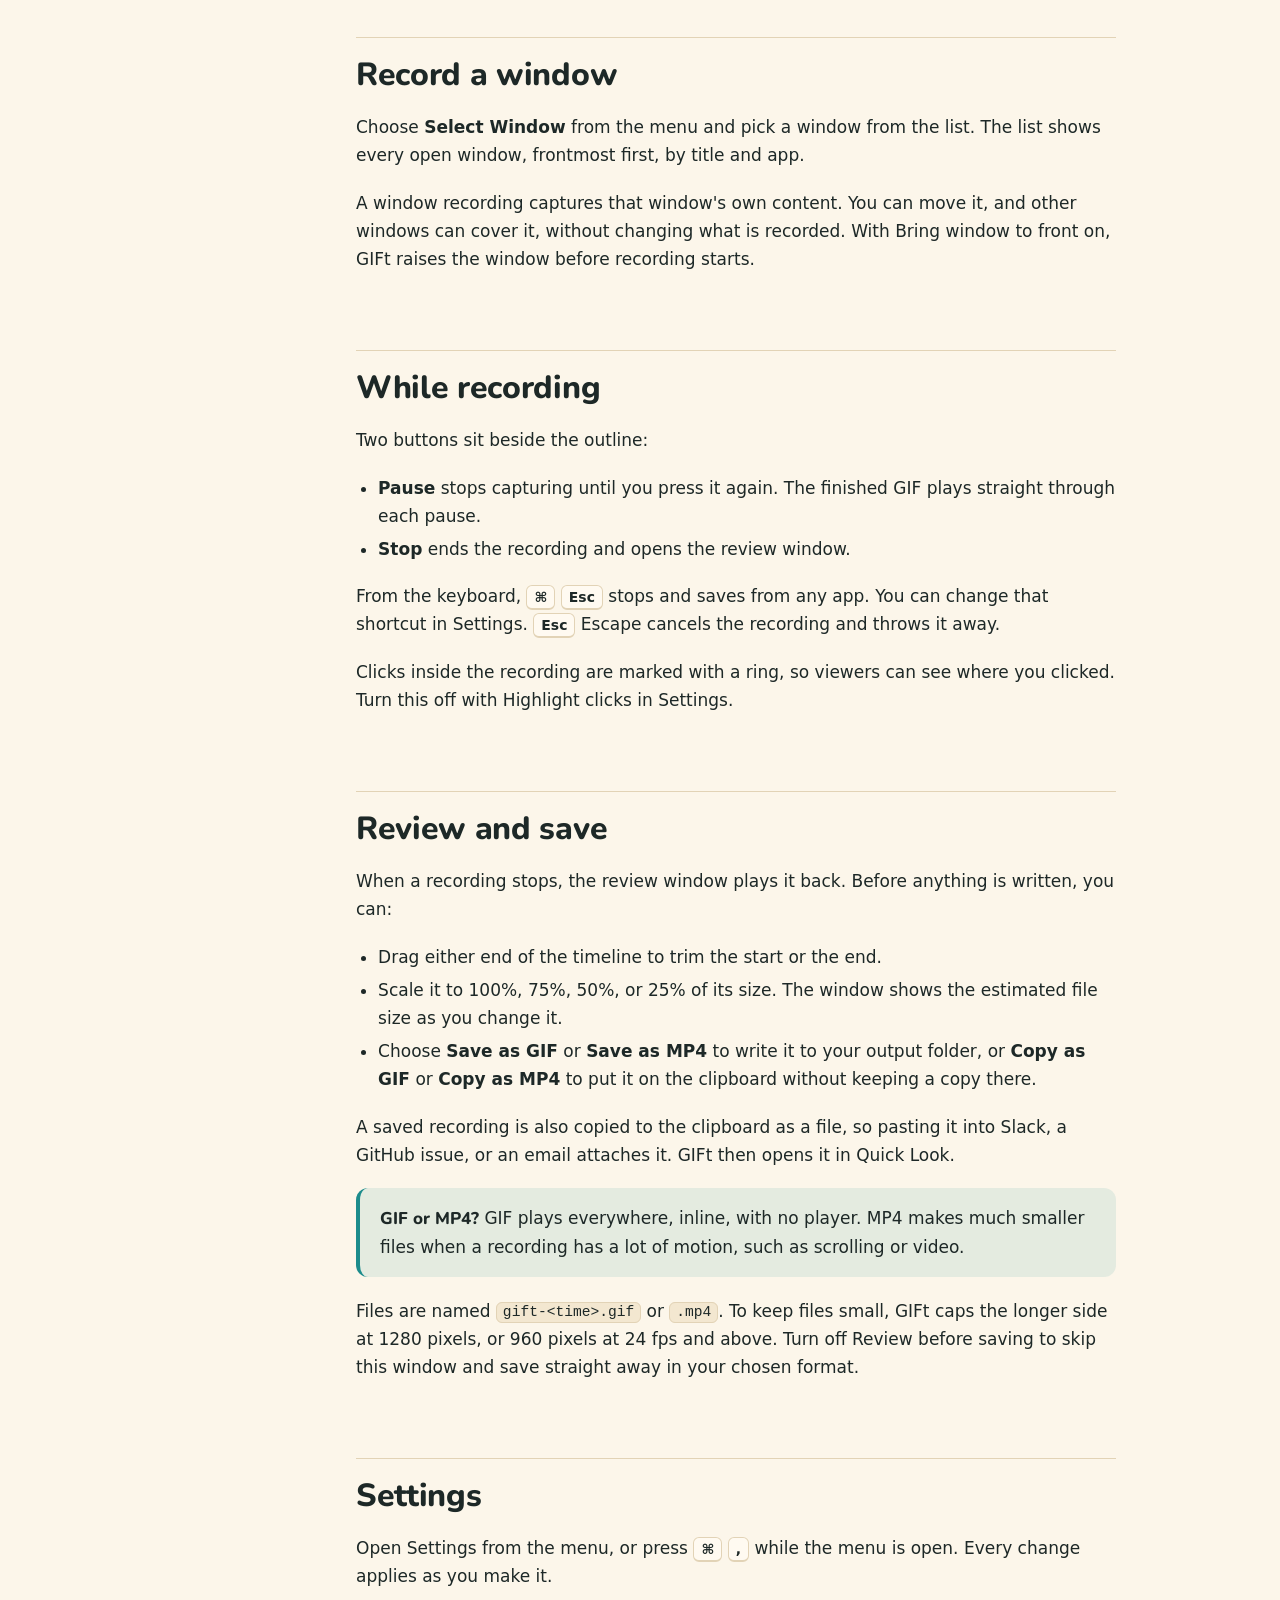
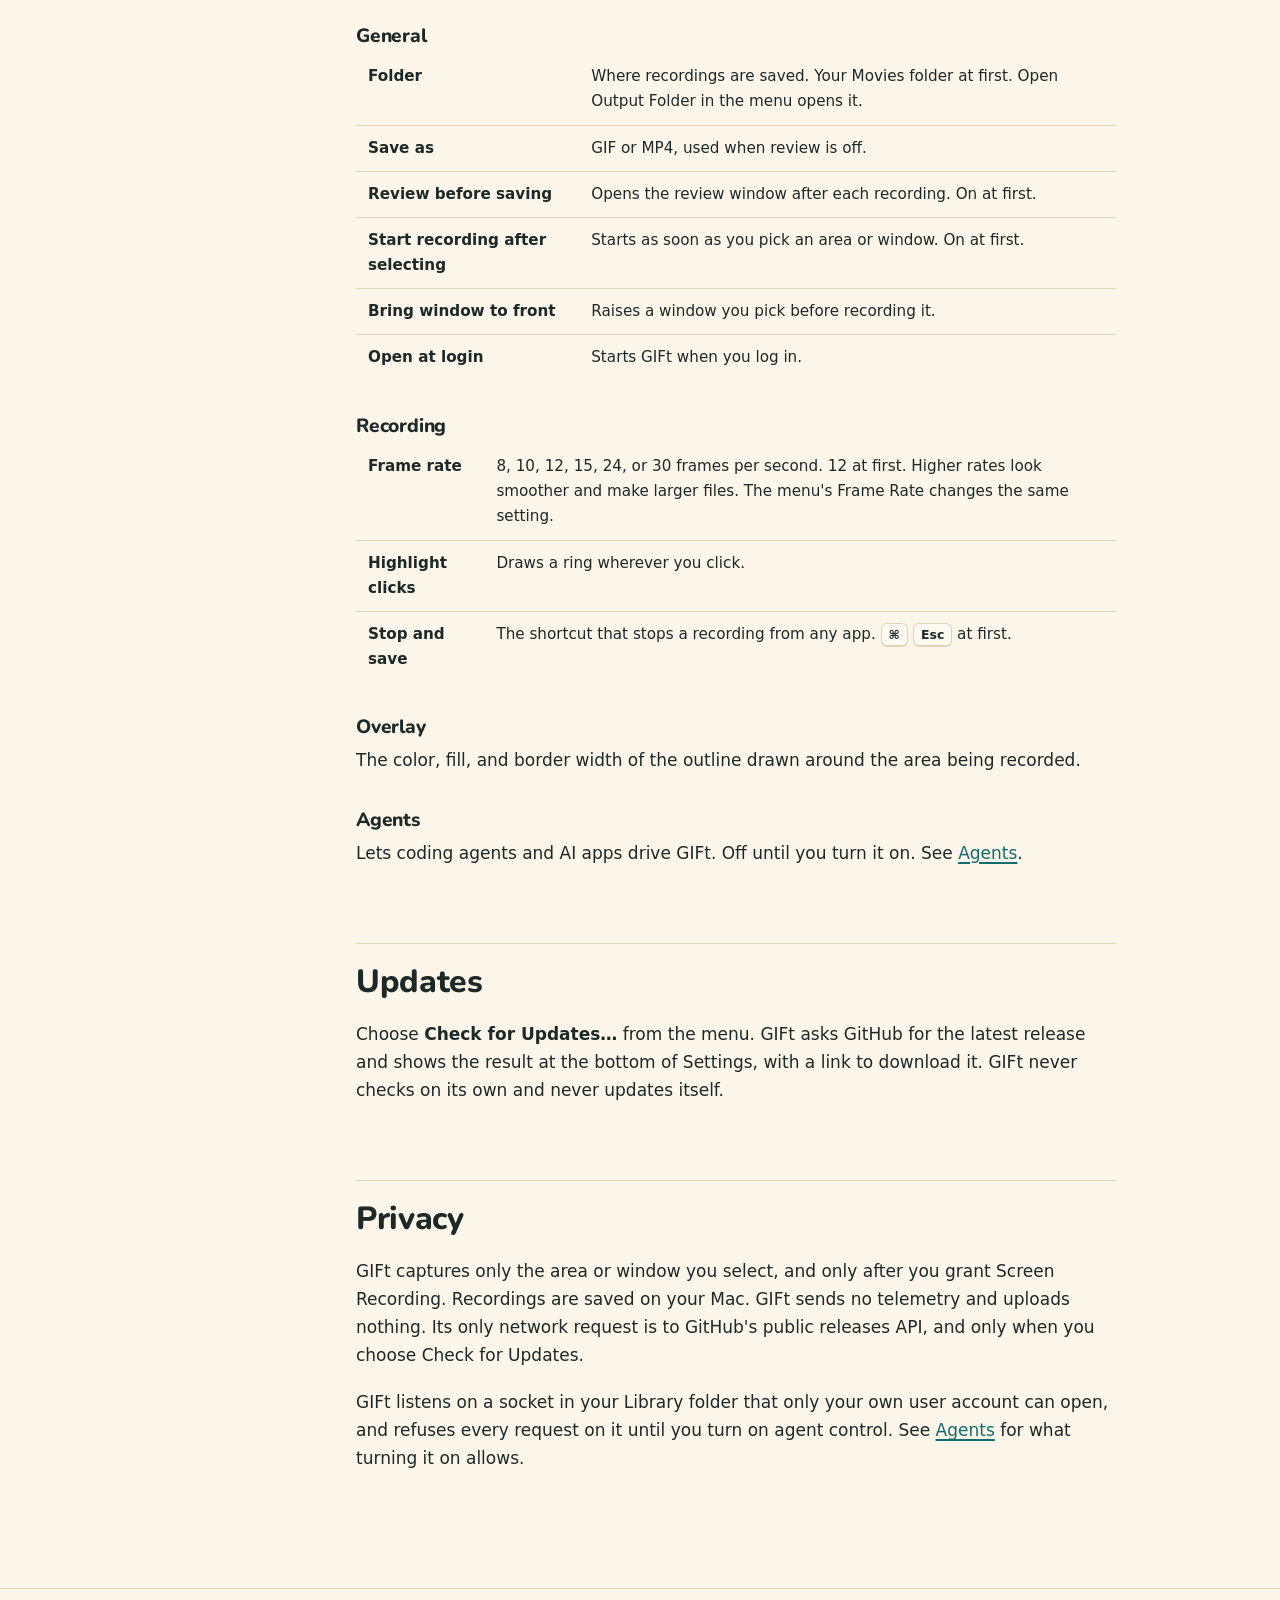
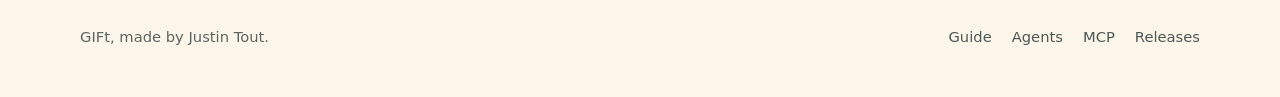
<file: docs/guide.html>
<!doctype html>
<html lang="en">
<head>
  <meta charset="utf-8">
  <meta name="viewport" content="width=device-width, initial-scale=1">
  <title>GIFt Guide</title>
  <meta name="description" content="How to install GIFt, grant its permissions, record an area or a window, review a recording, and change its settings.">
  <link rel="canonical" href="https://gift.justintout.com/guide.html">
  <meta name="theme-color" content="#fcf6ea" media="(prefers-color-scheme: light)">
  <meta name="theme-color" content="#0f1a1a" media="(prefers-color-scheme: dark)">
  <meta property="og:type" content="website">
  <meta property="og:site_name" content="GIFt">
  <meta property="og:title" content="GIFt Guide">
  <meta property="og:description" content="How to install GIFt, grant its permissions, record an area or a window, review a recording, and change its settings.">
  <meta property="og:url" content="https://gift.justintout.com/guide.html">
  <meta property="og:image" content="https://gift.justintout.com/assets/social-card.png">
  <meta property="og:image:width" content="1200">
  <meta property="og:image:height" content="630">
  <meta property="og:image:alt" content="GIFt: A menu bar GIF recorder for humans and agents. For macOS 13 and later.">
  <meta name="twitter:card" content="summary_large_image">
  <link rel="icon" href="assets/favicon.png">
  <link rel="apple-touch-icon" href="assets/apple-touch-icon.png">
  <link rel="preconnect" href="https://fonts.googleapis.com">
  <link rel="preconnect" href="https://fonts.gstatic.com" crossorigin>
  <link rel="stylesheet" href="https://fonts.googleapis.com/css2?family=Nunito:wght@800;900&display=swap">
  <link rel="stylesheet" href="assets/site.css">
  <script src="assets/site.js"></script>
</head>
<body>
  <header class="site-header">
    <div class="wrap">
      <a class="brand" href="./"><img src="assets/icon-72.png" alt=""><span>GIFt</span></a>
      <nav class="nav" aria-label="Site">
        <a href="guide.html" aria-current="page">Guide</a>
        <a href="agents.html">Agents</a>
        <a href="mcp.html" class="optional">MCP</a>
        <a href="https://github.com/justintout/GIFt" class="optional">GitHub</a>
        <button class="theme-toggle" type="button" aria-label="Switch light or dark theme">
          <svg aria-hidden="true" width="16" height="16" viewBox="0 0 24 24" fill="none" stroke="currentColor" stroke-width="2" stroke-linecap="round"><circle cx="12" cy="12" r="4.5"/><path d="M12 2v2M12 20v2M4.9 4.9l1.4 1.4M17.7 17.7l1.4 1.4M2 12h2M20 12h2M4.9 19.1l1.4-1.4M17.7 6.3l1.4-1.4"/></svg>
        </button>
      </nav>
    </div>
  </header>

  <div class="page-hero paper">
    <div class="wrap">
      <h1>Guide</h1>
      <p>How to install GIFt, record, review a recording, and change its settings.</p>
    </div>
  </div>

  <div class="wrap doc">
    <nav class="doc-nav" aria-label="On this page">
      <p>On this page</p>
      <ul>
        <li><a href="#install">Install</a></li>
        <li><a href="#permissions">Permissions</a></li>
        <li><a href="#record-an-area">Record an area</a></li>
        <li><a href="#record-a-window">Record a window</a></li>
        <li><a href="#while-recording">While recording</a></li>
        <li><a href="#review">Review and save</a></li>
        <li><a href="#settings">Settings</a></li>
        <li><a href="#updates">Updates</a></li>
        <li><a href="#privacy">Privacy</a></li>
      </ul>
      <p>Agents</p>
      <ul>
        <li><a href="agents.html">Agents and the gift command</a></li>
        <li><a href="mcp.html">MCP for AI apps</a></li>
      </ul>
    </nav>

    <article class="doc-body">
      <h2 id="install">Install</h2>
      <ol>
        <li><a href="https://github.com/justintout/GIFt/releases/latest/download/GIFt.dmg">Download the latest GIFt.dmg</a>.</li>
        <li>Open it and drag GIFt to the Applications folder.</li>
        <li>Open GIFt from Applications. Its icon appears in the menu bar, and the Settings window opens to finish setup.</li>
      </ol>
      <p>GIFt needs macOS 13 Ventura or later and runs natively on Apple silicon and Intel Macs. Releases are signed and notarized, so macOS opens them without a Gatekeeper warning. Each release lists the DMG's SHA-256 for checking the download.</p>

      <h2 id="permissions">Permissions</h2>
      <p>GIFt asks for one permission and can use two more. It never prompts for the optional ones on its own. The Permissions section of Settings lists all three with what each one does and a button to grant it.</p>
      <table>
        <thead><tr><th>Permission</th><th>Needed for</th></tr></thead>
        <tbody>
          <tr><td><strong>Screen Recording</strong></td><td>Required. GIFt cannot capture anything without it. macOS may ask you to quit and reopen GIFt after you grant it.</td></tr>
          <tr><td><strong>Input Monitoring</strong></td><td>Optional. Lets <kbd>Esc</kbd> Escape cancel a recording while another app is in front. Escape while you select an area works without it.</td></tr>
          <tr><td><strong>Accessibility</strong></td><td>Optional. Brings only the window you chose to the front, instead of every window its app has open. Used only when Bring window to front is on.</td></tr>
        </tbody>
      </table>
      <p>To change a permission later, open System Settings, then Privacy &amp; Security.</p>

      <h2 id="record-an-area">Record an area</h2>
      <ol>
        <li>Click the GIFt icon in the menu bar and choose <strong>Select Area…</strong></li>
        <li>Drag a box over what you want to record. It can be on any display.</li>
        <li>Recording starts as soon as you let go. If you turned off Start recording after selecting, choose <strong>Start Recording</strong> from the menu when you are ready.</li>
      </ol>
      <p>An outline stays around the area so you can see what is being recorded. GIFt's own windows, including the outline and its buttons, never appear in a recording.</p>
      <p>Press <kbd>Esc</kbd> Escape while dragging to back out without selecting anything.</p>

      <h2 id="record-a-window">Record a window</h2>
      <p>Choose <strong>Select Window</strong> from the menu and pick a window from the list. The list shows every open window, frontmost first, by title and app.</p>
      <p>A window recording captures that window's own content. You can move it, and other windows can cover it, without changing what is recorded. With Bring window to front on, GIFt raises the window before recording starts.</p>

      <h2 id="while-recording">While recording</h2>
      <p>Two buttons sit beside the outline:</p>
      <ul>
        <li><strong>Pause</strong> stops capturing until you press it again. The finished GIF plays straight through each pause.</li>
        <li><strong>Stop</strong> ends the recording and opens the review window.</li>
      </ul>
      <p>From the keyboard, <kbd>⌘</kbd> <kbd>Esc</kbd> stops and saves from any app. You can change that shortcut in Settings. <kbd>Esc</kbd> Escape cancels the recording and throws it away.</p>
      <p>Clicks inside the recording are marked with a ring, so viewers can see where you clicked. Turn this off with Highlight clicks in Settings.</p>

      <h2 id="review">Review and save</h2>
      <p>When a recording stops, the review window plays it back. Before anything is written, you can:</p>
      <ul>
        <li>Drag either end of the timeline to trim the start or the end.</li>
        <li>Scale it to 100%, 75%, 50%, or 25% of its size. The window shows the estimated file size as you change it.</li>
        <li>Choose <strong>Save as GIF</strong> or <strong>Save as MP4</strong> to write it to your output folder, or <strong>Copy as GIF</strong> or <strong>Copy as MP4</strong> to put it on the clipboard without keeping a copy there.</li>
      </ul>
      <p>A saved recording is also copied to the clipboard as a file, so pasting it into Slack, a GitHub issue, or an email attaches it. GIFt then opens it in Quick Look.</p>
      <div class="callout">
        <p><strong>GIF or MP4?</strong> GIF plays everywhere, inline, with no player. MP4 makes much smaller files when a recording has a lot of motion, such as scrolling or video.</p>
      </div>
      <p>Files are named <code>gift-&lt;time&gt;.gif</code> or <code>.mp4</code>. To keep files small, GIFt caps the longer side at 1280 pixels, or 960 pixels at 24 fps and above. Turn off Review before saving to skip this window and save straight away in your chosen format.</p>

      <h2 id="settings">Settings</h2>
      <p>Open Settings from the menu, or press <kbd>⌘</kbd> <kbd>,</kbd> while the menu is open. Every change applies as you make it.</p>
      <h3>General</h3>
      <table>
        <tbody>
          <tr><td><strong>Folder</strong></td><td>Where recordings are saved. Your Movies folder at first. Open Output Folder in the menu opens it.</td></tr>
          <tr><td><strong>Save as</strong></td><td>GIF or MP4, used when review is off.</td></tr>
          <tr><td><strong>Review before saving</strong></td><td>Opens the review window after each recording. On at first.</td></tr>
          <tr><td><strong>Start recording after selecting</strong></td><td>Starts as soon as you pick an area or window. On at first.</td></tr>
          <tr><td><strong>Bring window to front</strong></td><td>Raises a window you pick before recording it.</td></tr>
          <tr><td><strong>Open at login</strong></td><td>Starts GIFt when you log in.</td></tr>
        </tbody>
      </table>
      <h3>Recording</h3>
      <table>
        <tbody>
          <tr><td><strong>Frame rate</strong></td><td>8, 10, 12, 15, 24, or 30 frames per second. 12 at first. Higher rates look smoother and make larger files. The menu's Frame Rate changes the same setting.</td></tr>
          <tr><td><strong>Highlight clicks</strong></td><td>Draws a ring wherever you click.</td></tr>
          <tr><td><strong>Stop and save</strong></td><td>The shortcut that stops a recording from any app. <kbd>⌘</kbd> <kbd>Esc</kbd> at first.</td></tr>
        </tbody>
      </table>
      <h3>Overlay</h3>
      <p>The color, fill, and border width of the outline drawn around the area being recorded.</p>
      <h3>Agents</h3>
      <p>Lets coding agents and AI apps drive GIFt. Off until you turn it on. See <a href="agents.html">Agents</a>.</p>

      <h2 id="updates">Updates</h2>
      <p>Choose <strong>Check for Updates…</strong> from the menu. GIFt asks GitHub for the latest release and shows the result at the bottom of Settings, with a link to download it. GIFt never checks on its own and never updates itself.</p>

      <h2 id="privacy">Privacy</h2>
      <p>GIFt captures only the area or window you select, and only after you grant Screen Recording. Recordings are saved on your Mac. GIFt sends no telemetry and uploads nothing. Its only network request is to GitHub's public releases API, and only when you choose Check for Updates.</p>
      <p>GIFt listens on a socket in your Library folder that only your own user account can open, and refuses every request on it until you turn on agent control. See <a href="agents.html#security">Agents</a> for what turning it on allows.</p>
    </article>
  </div>

  <footer class="site-footer">
    <div class="wrap">
      <span>GIFt, made by Justin Tout.</span>
      <nav aria-label="Footer">
        <a href="guide.html">Guide</a>
        <a href="agents.html">Agents</a>
        <a href="mcp.html">MCP</a>
        <a href="https://github.com/justintout/GIFt/releases">Releases</a>
      </nav>
    </div>
  </footer>
</body>
</html>
</file>
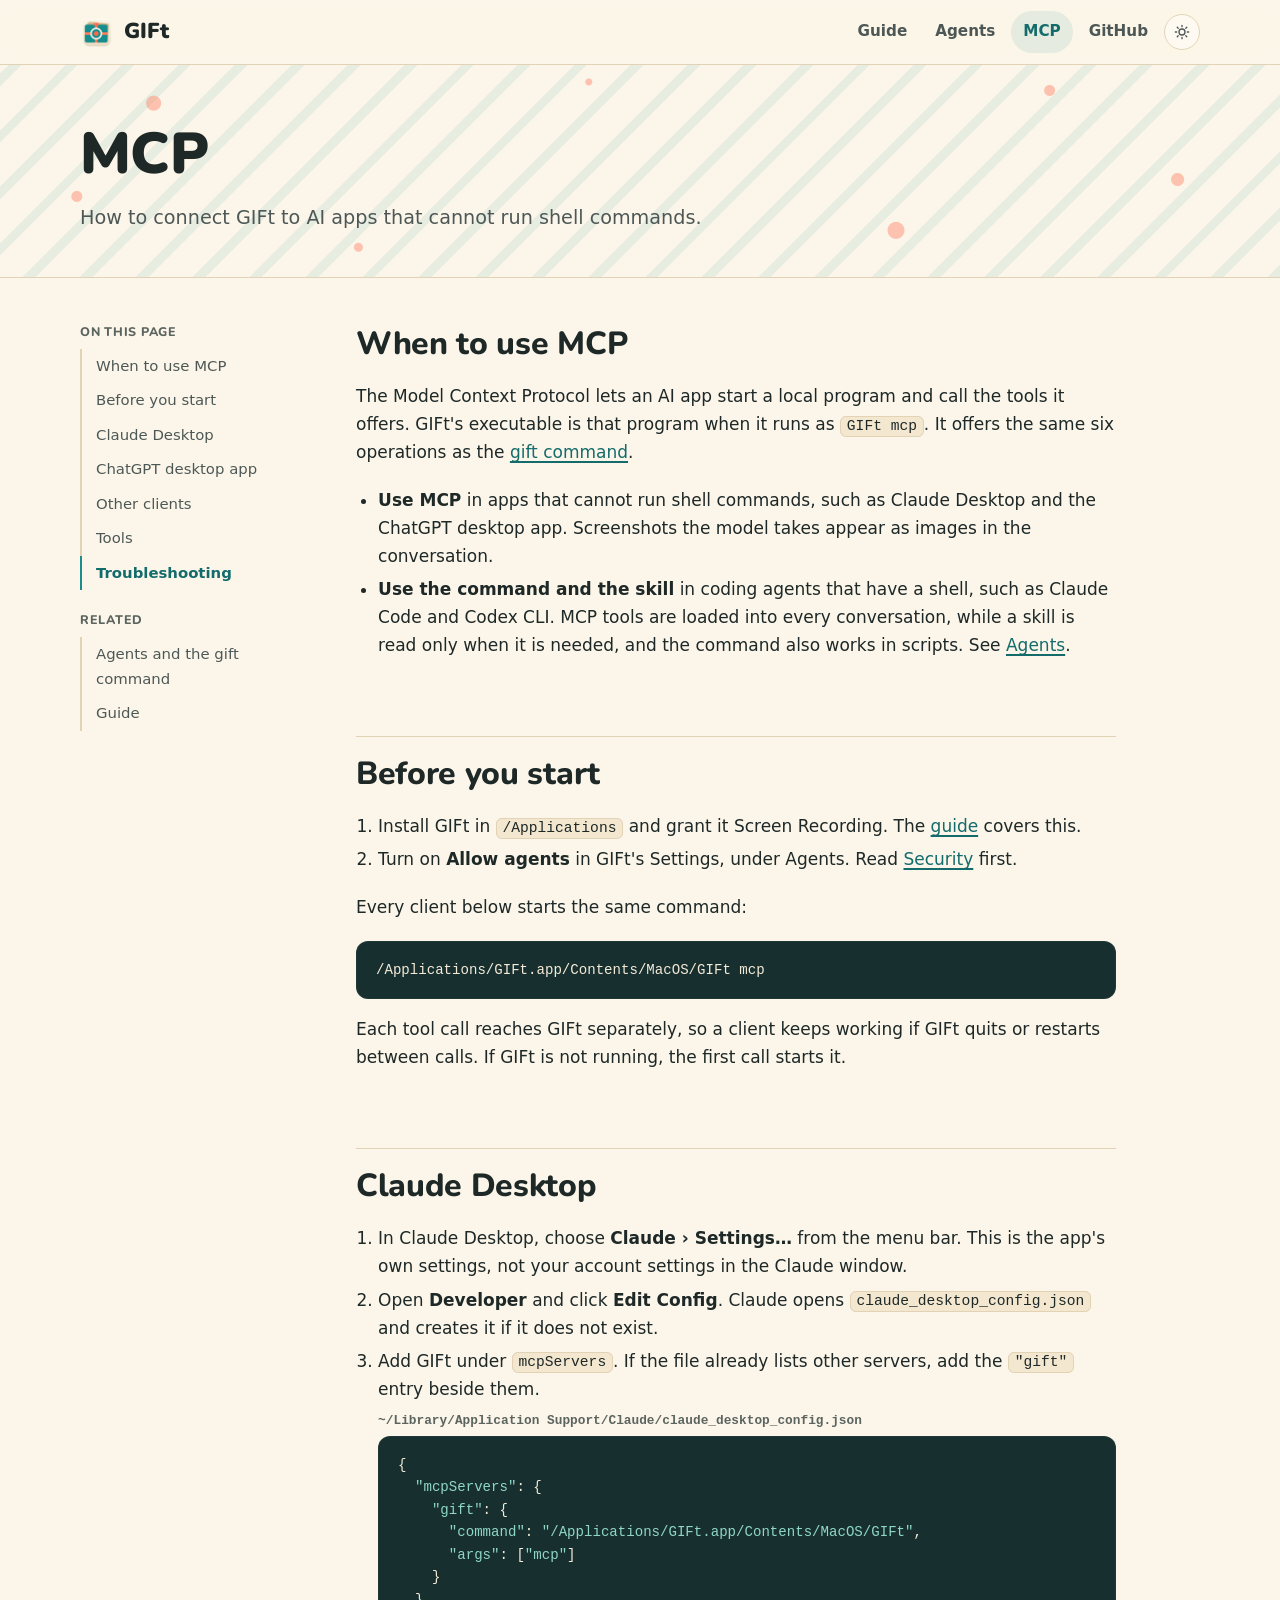
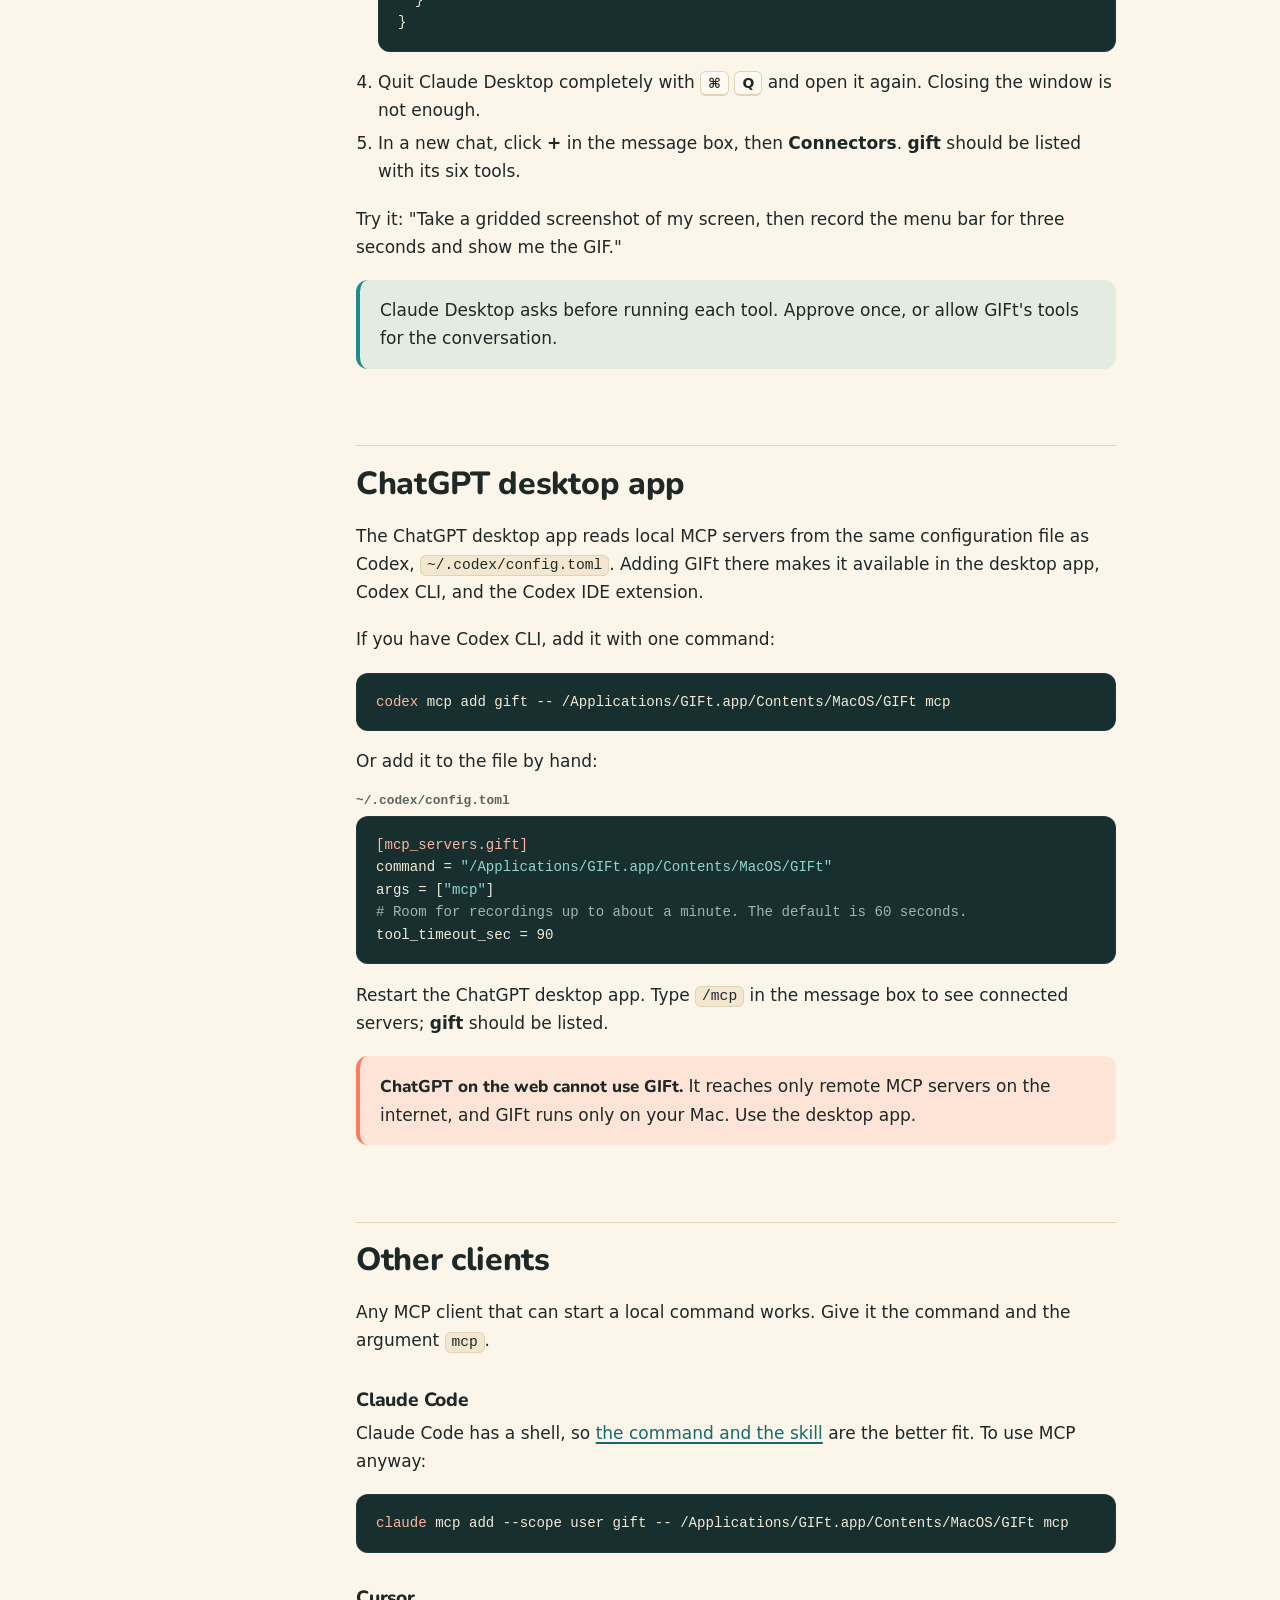
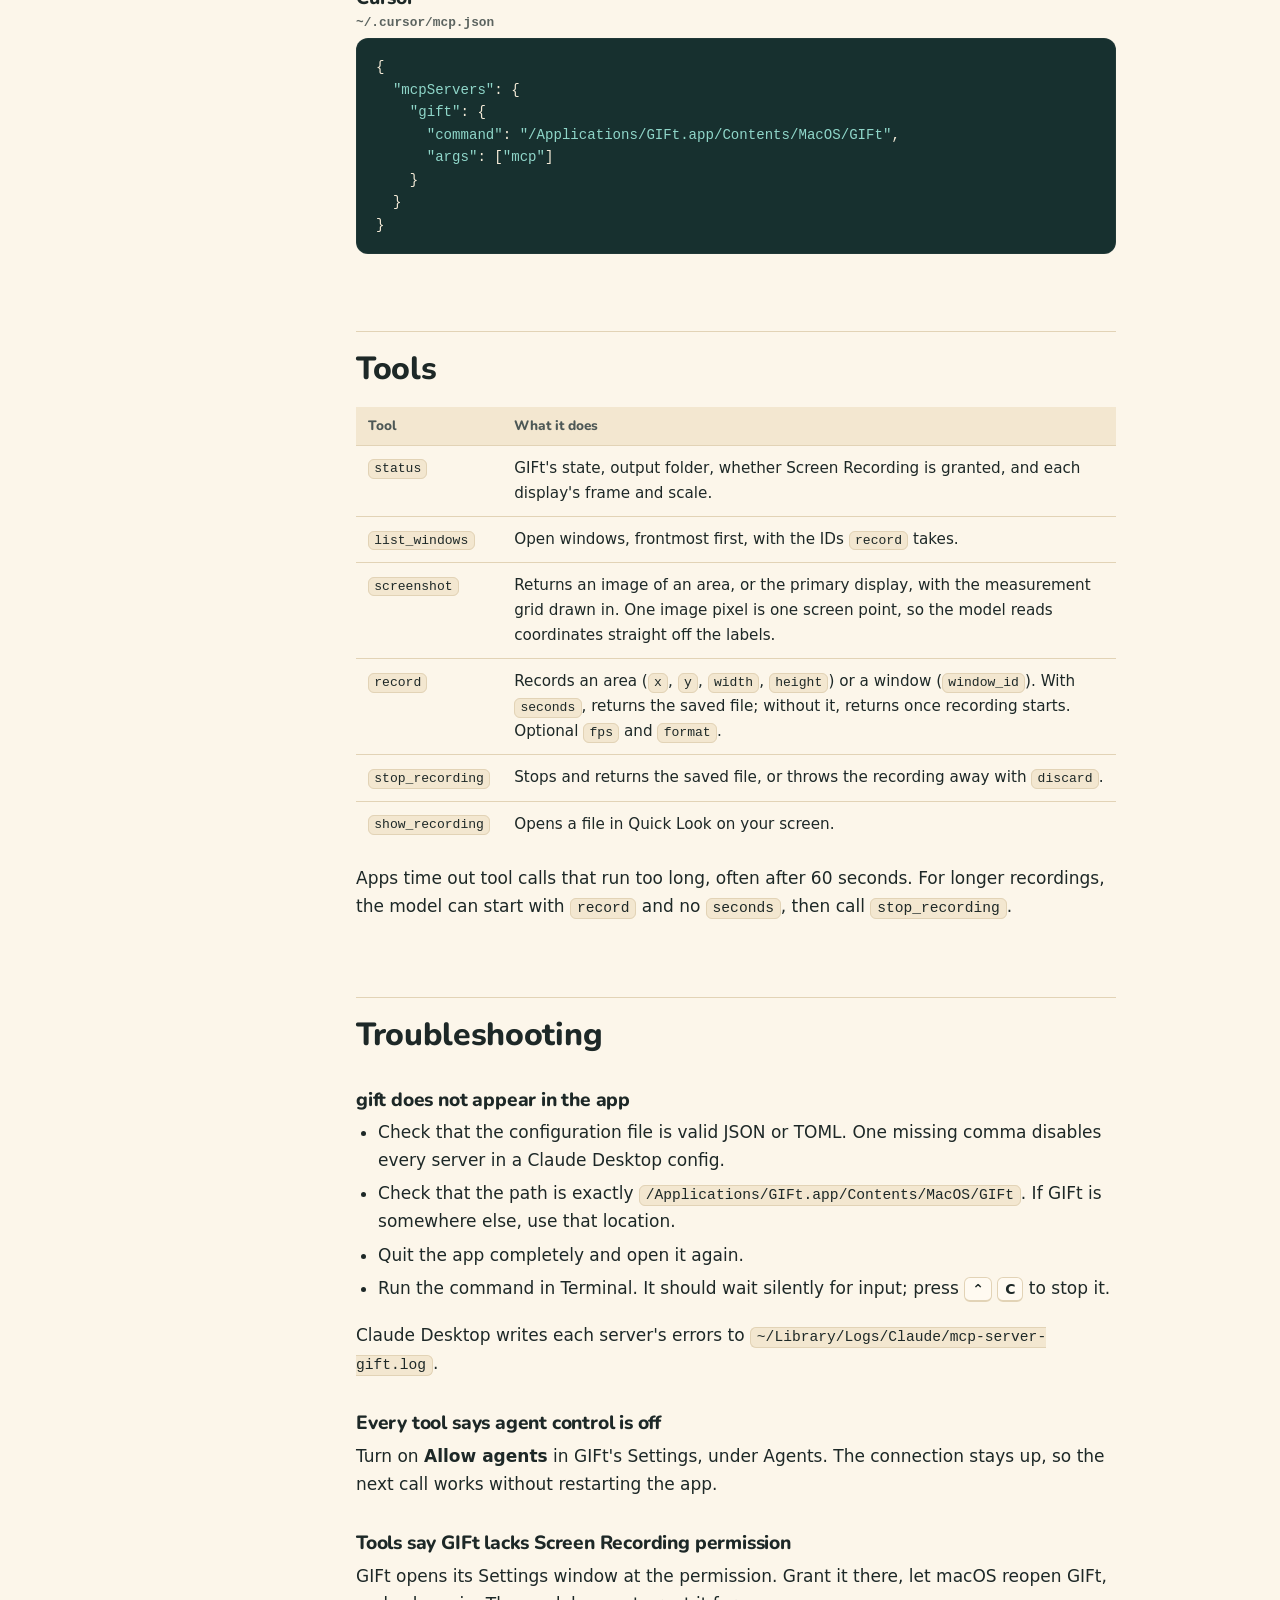
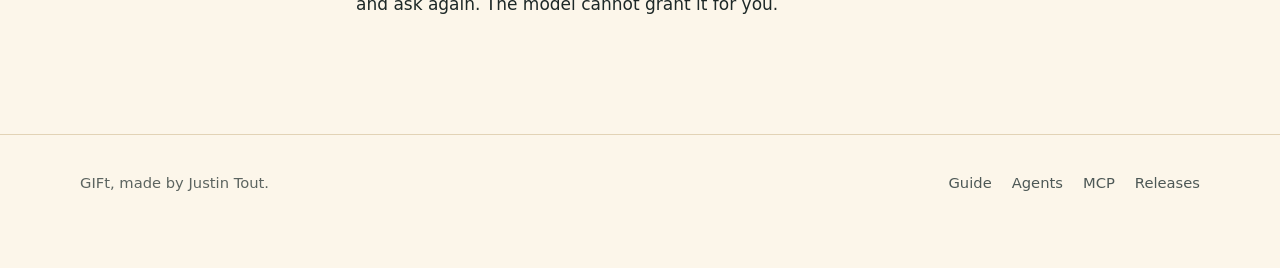
<file: docs/mcp.html>
<!doctype html>
<html lang="en">
<head>
  <meta charset="utf-8">
  <meta name="viewport" content="width=device-width, initial-scale=1">
  <title>GIFt over MCP</title>
  <meta name="description" content="How to connect GIFt to Claude Desktop, the ChatGPT desktop app, and other MCP clients.">
  <link rel="canonical" href="https://gift.justintout.com/mcp.html">
  <meta name="theme-color" content="#fcf6ea" media="(prefers-color-scheme: light)">
  <meta name="theme-color" content="#0f1a1a" media="(prefers-color-scheme: dark)">
  <meta property="og:type" content="website">
  <meta property="og:site_name" content="GIFt">
  <meta property="og:title" content="GIFt over MCP">
  <meta property="og:description" content="How to connect GIFt to Claude Desktop, the ChatGPT desktop app, and other MCP clients.">
  <meta property="og:url" content="https://gift.justintout.com/mcp.html">
  <meta property="og:image" content="https://gift.justintout.com/assets/social-card.png">
  <meta property="og:image:width" content="1200">
  <meta property="og:image:height" content="630">
  <meta property="og:image:alt" content="GIFt: A menu bar GIF recorder for humans and agents. For macOS 13 and later.">
  <meta name="twitter:card" content="summary_large_image">
  <link rel="icon" href="assets/favicon.png">
  <link rel="apple-touch-icon" href="assets/apple-touch-icon.png">
  <link rel="preconnect" href="https://fonts.googleapis.com">
  <link rel="preconnect" href="https://fonts.gstatic.com" crossorigin>
  <link rel="stylesheet" href="https://fonts.googleapis.com/css2?family=Nunito:wght@800;900&display=swap">
  <link rel="stylesheet" href="assets/site.css">
  <script src="assets/site.js"></script>
</head>
<body>
  <header class="site-header">
    <div class="wrap">
      <a class="brand" href="./"><img src="assets/icon-72.png" alt=""><span>GIFt</span></a>
      <nav class="nav" aria-label="Site">
        <a href="guide.html">Guide</a>
        <a href="agents.html">Agents</a>
        <a href="mcp.html" class="optional" aria-current="page">MCP</a>
        <a href="https://github.com/justintout/GIFt" class="optional">GitHub</a>
        <button class="theme-toggle" type="button" aria-label="Switch light or dark theme">
          <svg aria-hidden="true" width="16" height="16" viewBox="0 0 24 24" fill="none" stroke="currentColor" stroke-width="2" stroke-linecap="round"><circle cx="12" cy="12" r="4.5"/><path d="M12 2v2M12 20v2M4.9 4.9l1.4 1.4M17.7 17.7l1.4 1.4M2 12h2M20 12h2M4.9 19.1l1.4-1.4M17.7 6.3l1.4-1.4"/></svg>
        </button>
      </nav>
    </div>
  </header>

  <div class="page-hero paper">
    <div class="wrap">
      <h1>MCP</h1>
      <p>How to connect GIFt to AI apps that cannot run shell commands.</p>
    </div>
  </div>

  <div class="wrap doc">
    <nav class="doc-nav" aria-label="On this page">
      <p>On this page</p>
      <ul>
        <li><a href="#when">When to use MCP</a></li>
        <li><a href="#before">Before you start</a></li>
        <li><a href="#claude-desktop">Claude Desktop</a></li>
        <li><a href="#chatgpt">ChatGPT desktop app</a></li>
        <li><a href="#other-clients">Other clients</a></li>
        <li><a href="#tools">Tools</a></li>
        <li><a href="#troubleshooting">Troubleshooting</a></li>
      </ul>
      <p>Related</p>
      <ul>
        <li><a href="agents.html">Agents and the gift command</a></li>
        <li><a href="guide.html">Guide</a></li>
      </ul>
    </nav>

    <article class="doc-body">
      <h2 id="when">When to use MCP</h2>
      <p>The Model Context Protocol lets an AI app start a local program and call the tools it offers. GIFt's executable is that program when it runs as <code>GIFt mcp</code>. It offers the same six operations as the <a href="agents.html#reference">gift command</a>.</p>
      <ul>
        <li><strong>Use MCP</strong> in apps that cannot run shell commands, such as Claude Desktop and the ChatGPT desktop app. Screenshots the model takes appear as images in the conversation.</li>
        <li><strong>Use the command and the skill</strong> in coding agents that have a shell, such as Claude Code and Codex CLI. MCP tools are loaded into every conversation, while a skill is read only when it is needed, and the command also works in scripts. See <a href="agents.html">Agents</a>.</li>
      </ul>

      <h2 id="before">Before you start</h2>
      <ol>
        <li>Install GIFt in <code>/Applications</code> and grant it Screen Recording. The <a href="guide.html#permissions">guide</a> covers this.</li>
        <li>Turn on <strong>Allow agents</strong> in GIFt's Settings, under Agents. Read <a href="agents.html#security">Security</a> first.</li>
      </ol>
      <p>Every client below starts the same command:</p>
      <pre><code>/Applications/GIFt.app/Contents/MacOS/GIFt mcp</code></pre>
      <p>Each tool call reaches GIFt separately, so a client keeps working if GIFt quits or restarts between calls. If GIFt is not running, the first call starts it.</p>

      <h2 id="claude-desktop">Claude Desktop</h2>
      <ol>
        <li>In Claude Desktop, choose <strong>Claude › Settings…</strong> from the menu bar. This is the app's own settings, not your account settings in the Claude window.</li>
        <li>Open <strong>Developer</strong> and click <strong>Edit Config</strong>. Claude opens <code>claude_desktop_config.json</code> and creates it if it does not exist.</li>
        <li>Add GIFt under <code>mcpServers</code>. If the file already lists other servers, add the <code>"gift"</code> entry beside them.
          <span class="file-label" style="margin-top: 12px">~/Library/Application Support/Claude/claude_desktop_config.json</span>
          <pre><code>{
  <span class="s">"mcpServers"</span>: {
    <span class="s">"gift"</span>: {
      <span class="s">"command"</span>: <span class="s">"/Applications/GIFt.app/Contents/MacOS/GIFt"</span>,
      <span class="s">"args"</span>: [<span class="s">"mcp"</span>]
    }
  }
}</code></pre>
        </li>
        <li>Quit Claude Desktop completely with <kbd>⌘</kbd> <kbd>Q</kbd> and open it again. Closing the window is not enough.</li>
        <li>In a new chat, click <strong>+</strong> in the message box, then <strong>Connectors</strong>. <strong>gift</strong> should be listed with its six tools.</li>
      </ol>
      <p>Try it: "Take a gridded screenshot of my screen, then record the menu bar for three seconds and show me the GIF."</p>
      <div class="callout">
        <p>Claude Desktop asks before running each tool. Approve once, or allow GIFt's tools for the conversation.</p>
      </div>

      <h2 id="chatgpt">ChatGPT desktop app</h2>
      <p>The ChatGPT desktop app reads local MCP servers from the same configuration file as Codex, <code>~/.codex/config.toml</code>. Adding GIFt there makes it available in the desktop app, Codex CLI, and the Codex IDE extension.</p>
      <p>If you have Codex CLI, add it with one command:</p>
      <pre><code><span class="k">codex</span> mcp add gift -- /Applications/GIFt.app/Contents/MacOS/GIFt mcp</code></pre>
      <p>Or add it to the file by hand:</p>
      <span class="file-label">~/.codex/config.toml</span>
      <pre><code><span class="k">[mcp_servers.gift]</span>
command = <span class="s">"/Applications/GIFt.app/Contents/MacOS/GIFt"</span>
args = [<span class="s">"mcp"</span>]
<span class="c"># Room for recordings up to about a minute. The default is 60 seconds.</span>
tool_timeout_sec = 90</code></pre>
      <p>Restart the ChatGPT desktop app. Type <code>/mcp</code> in the message box to see connected servers; <strong>gift</strong> should be listed.</p>
      <div class="callout warn">
        <p><strong>ChatGPT on the web cannot use GIFt.</strong> It reaches only remote MCP servers on the internet, and GIFt runs only on your Mac. Use the desktop app.</p>
      </div>

      <h2 id="other-clients">Other clients</h2>
      <p>Any MCP client that can start a local command works. Give it the command and the argument <code>mcp</code>.</p>
      <h3>Claude Code</h3>
      <p>Claude Code has a shell, so <a href="agents.html#skill">the command and the skill</a> are the better fit. To use MCP anyway:</p>
      <pre><code><span class="k">claude</span> mcp add --scope user gift -- /Applications/GIFt.app/Contents/MacOS/GIFt mcp</code></pre>
      <h3>Cursor</h3>
      <span class="file-label">~/.cursor/mcp.json</span>
      <pre><code>{
  <span class="s">"mcpServers"</span>: {
    <span class="s">"gift"</span>: {
      <span class="s">"command"</span>: <span class="s">"/Applications/GIFt.app/Contents/MacOS/GIFt"</span>,
      <span class="s">"args"</span>: [<span class="s">"mcp"</span>]
    }
  }
}</code></pre>

      <h2 id="tools">Tools</h2>
      <table>
        <thead><tr><th>Tool</th><th>What it does</th></tr></thead>
        <tbody>
          <tr><td><code>status</code></td><td>GIFt's state, output folder, whether Screen Recording is granted, and each display's frame and scale.</td></tr>
          <tr><td><code>list_windows</code></td><td>Open windows, frontmost first, with the IDs <code>record</code> takes.</td></tr>
          <tr><td><code>screenshot</code></td><td>Returns an image of an area, or the primary display, with the measurement grid drawn in. One image pixel is one screen point, so the model reads coordinates straight off the labels.</td></tr>
          <tr><td><code>record</code></td><td>Records an area (<code>x</code>, <code>y</code>, <code>width</code>, <code>height</code>) or a window (<code>window_id</code>). With <code>seconds</code>, returns the saved file; without it, returns once recording starts. Optional <code>fps</code> and <code>format</code>.</td></tr>
          <tr><td><code>stop_recording</code></td><td>Stops and returns the saved file, or throws the recording away with <code>discard</code>.</td></tr>
          <tr><td><code>show_recording</code></td><td>Opens a file in Quick Look on your screen.</td></tr>
        </tbody>
      </table>
      <p>Apps time out tool calls that run too long, often after 60 seconds. For longer recordings, the model can start with <code>record</code> and no <code>seconds</code>, then call <code>stop_recording</code>.</p>

      <h2 id="troubleshooting">Troubleshooting</h2>
      <h3>gift does not appear in the app</h3>
      <ul>
        <li>Check that the configuration file is valid JSON or TOML. One missing comma disables every server in a Claude Desktop config.</li>
        <li>Check that the path is exactly <code>/Applications/GIFt.app/Contents/MacOS/GIFt</code>. If GIFt is somewhere else, use that location.</li>
        <li>Quit the app completely and open it again.</li>
        <li>Run the command in Terminal. It should wait silently for input; press <kbd>⌃</kbd> <kbd>C</kbd> to stop it.</li>
      </ul>
      <p>Claude Desktop writes each server's errors to <code>~/Library/Logs/Claude/mcp-server-gift.log</code>.</p>
      <h3>Every tool says agent control is off</h3>
      <p>Turn on <strong>Allow agents</strong> in GIFt's Settings, under Agents. The connection stays up, so the next call works without restarting the app.</p>
      <h3>Tools say GIFt lacks Screen Recording permission</h3>
      <p>GIFt opens its Settings window at the permission. Grant it there, let macOS reopen GIFt, and ask again. The model cannot grant it for you.</p>
    </article>
  </div>

  <footer class="site-footer">
    <div class="wrap">
      <span>GIFt, made by Justin Tout.</span>
      <nav aria-label="Footer">
        <a href="guide.html">Guide</a>
        <a href="agents.html">Agents</a>
        <a href="mcp.html">MCP</a>
        <a href="https://github.com/justintout/GIFt/releases">Releases</a>
      </nav>
    </div>
  </footer>
</body>
</html>
</file>
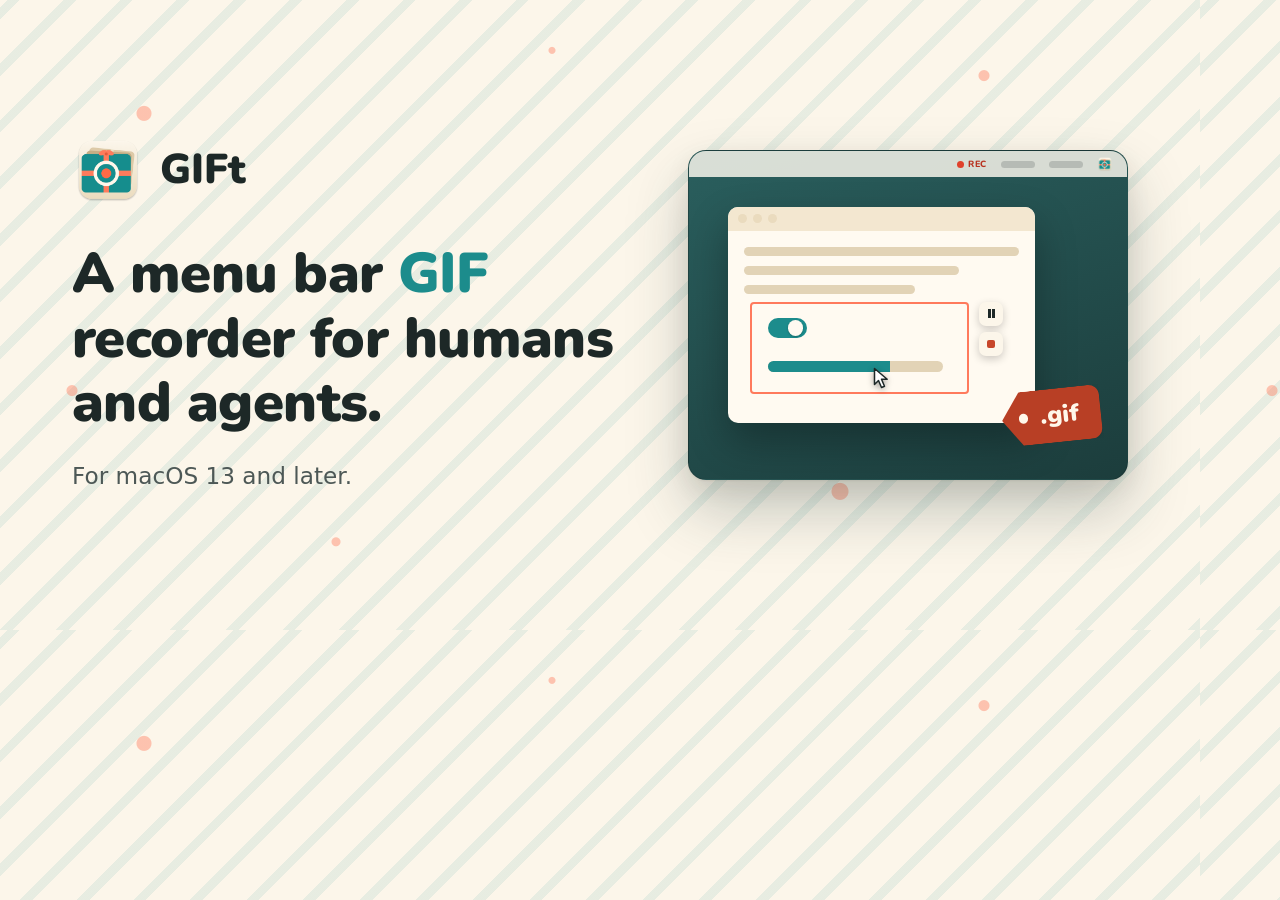
<file: scripts/social_card.html>
<!doctype html>
<!--
  The 1200x630 image link previews show for the docs site. It reuses the site's stylesheet and
  hero picture. Regenerate docs/assets/social-card.png after changing it:

  "/Applications/Google Chrome.app/Contents/MacOS/Google Chrome" --headless=new --hide-scrollbars \
    --force-device-scale-factor=1 --window-size=1200,630 --virtual-time-budget=3000 \
    --blink-settings=preferredColorScheme=1 \
    --screenshot=docs/assets/social-card.png "file://$PWD/scripts/social_card.html"
-->
<html lang="en">
<head>
  <meta charset="utf-8">
  <link rel="stylesheet" href="https://fonts.googleapis.com/css2?family=Nunito:wght@800;900&display=swap">
  <link rel="stylesheet" href="../docs/assets/site.css">
  <style>
    html, body { width: 1200px; height: 630px; overflow: hidden; }
    body { display: grid; grid-template-columns: 560px 1fr; align-items: center; gap: 56px; padding: 0 72px; }
    .brand { gap: 16px; margin-bottom: 36px; }
    .brand img { width: 72px; height: 72px; }
    .brand span { font-size: 2.6rem; }
    h1 { font-size: 3.5rem; margin: 0 0 22px; }
    h1 span { color: var(--teal); }
    p { font-size: 1.45rem; color: var(--ink-soft); margin: 0; }
    .stage { width: 100%; }
    /* The card is a still: the hero's resting frame, a recording in progress. */
    .stage *, .stage *::before, .stage *::after { animation: none !important; }
  </style>
</head>
<body class="paper">
  <div>
    <div class="brand"><img src="../docs/assets/icon.png" alt=""><span>GIFt</span></div>
    <h1>A menu bar <span>GIF</span> recorder for humans and agents.</h1>
    <p>For macOS 13 and later.</p>
  </div>
  <div class="stage">
    <div class="menubar"><span class="rec">REC</span><i></i><i></i><img src="../docs/assets/icon-72.png" alt=""></div>
    <div class="window"><div class="bar"><b></b><b></b><b></b></div><div class="rows"><i></i><i></i><i></i></div></div>
    <div class="ui"><div class="toggle"></div><div class="progress"></div></div>
    <div class="sel"></div>
    <div class="controls"><b></b><b></b></div>
    <svg class="cursor" viewBox="0 0 16 22"><path d="M1.5 1.5v16l4-4 3 7 3-1.3-3-6.9h5.7z" fill="#fff" stroke="#1d2827" stroke-width="1.5" stroke-linejoin="round"/></svg>
    <div class="hangtag">.gif</div>
  </div>
</body>
</html>
</file>
<file: docs/assets/site.css>
/* GIFt site. Colors come from the app icon (scripts/make_icon.swift) and the DMG wrapping paper
   (scripts/make_dmg_background.swift): kraft paper, the front frame's teal, the coral ribbon. */

:root {
  --paper: #fcf6ea;
  --paper-raised: #fffaf1;
  --kraft: #f3e7d0;
  --kraft-deep: #eadbbe;
  --rule: #e2d3b6;
  --ink: #1d2827;
  --ink-soft: #4d5856;
  --ink-faint: #5c6460;
  --teal: #1c8c8c;
  --teal-strong: #136b6b;
  --teal-wash: rgba(28, 140, 140, 0.1);
  --coral: #ff7a5c;
  --coral-strong: #c7462a;
  --coral-wash: rgba(255, 122, 92, 0.14);
  --cream: #fff7ea;
  --button: #136b6b;
  --button-hover: #0f5c5c;
  --code-bg: #17302f;
  --code-ink: #f4ead7;
  --code-dim: #9fb5b0;
  --code-key: #ffb39f;
  --code-str: #8fd6c9;
  --stripe: rgba(28, 140, 140, 0.09);
  --dot: rgba(255, 122, 92, 0.42);
  --shadow: 0 1px 2px rgba(60, 40, 10, 0.06), 0 8px 24px rgba(60, 40, 10, 0.08);
  --radius: 14px;
  --font-display: ui-rounded, "Nunito", "SF Pro Rounded", system-ui, sans-serif;
  --font-body: -apple-system, BlinkMacSystemFont, "Inter", "Segoe UI", system-ui, sans-serif;
  --font-mono: ui-monospace, "SF Mono", "JetBrains Mono", Menlo, monospace;
  color-scheme: light;
}

@media (prefers-color-scheme: dark) {
  :root:not([data-theme="light"]) {
    --paper: #0f1a1a;
    --paper-raised: #142322;
    --kraft: #18292a;
    --kraft-deep: #1f3434;
    --rule: #26403f;
    --ink: #f3ead8;
    --ink-soft: #c4bba9;
    --ink-faint: #8f978f;
    --teal: #3fb3b0;
    --teal-strong: #6cd0cc;
    --teal-wash: rgba(63, 179, 176, 0.13);
    --coral: #ff8a6e;
    --coral-strong: #ff9d85;
    --coral-wash: rgba(255, 138, 110, 0.14);
    --button: #187675;
    --button-hover: #1c8584;
    --code-bg: #0a1414;
    --stripe: rgba(63, 179, 176, 0.07);
    --dot: rgba(255, 138, 110, 0.32);
    --shadow: 0 1px 2px rgba(0, 0, 0, 0.3), 0 8px 24px rgba(0, 0, 0, 0.3);
    color-scheme: dark;
  }
}

:root[data-theme="dark"] {
  --paper: #0f1a1a;
  --paper-raised: #142322;
  --kraft: #18292a;
  --kraft-deep: #1f3434;
  --rule: #26403f;
  --ink: #f3ead8;
  --ink-soft: #c4bba9;
  --ink-faint: #8f978f;
  --teal: #3fb3b0;
  --teal-strong: #6cd0cc;
  --teal-wash: rgba(63, 179, 176, 0.13);
  --coral: #ff8a6e;
  --coral-strong: #ff9d85;
  --coral-wash: rgba(255, 138, 110, 0.14);
  --button: #187675;
  --button-hover: #1c8584;
  --code-bg: #0a1414;
  --stripe: rgba(63, 179, 176, 0.07);
  --dot: rgba(255, 138, 110, 0.32);
  --shadow: 0 1px 2px rgba(0, 0, 0, 0.3), 0 8px 24px rgba(0, 0, 0, 0.3);
  color-scheme: dark;
}

*, *::before, *::after { box-sizing: border-box; }

html { -webkit-text-size-adjust: 100%; scroll-padding-top: 88px; }

body {
  margin: 0;
  background: var(--paper);
  color: var(--ink);
  font: 17px/1.65 var(--font-body);
  -webkit-font-smoothing: antialiased;
}

img { max-width: 100%; display: block; }

a { color: var(--teal-strong); text-decoration-thickness: 1.5px; text-underline-offset: 3px; }
a:hover { color: var(--coral-strong); }

:focus-visible { outline: 3px solid var(--coral); outline-offset: 2px; border-radius: 4px; }

h1, h2, h3, .display {
  font-family: var(--font-display);
  font-weight: 800;
  letter-spacing: -0.01em;
  line-height: 1.15;
  color: var(--ink);
}

h1 { font-size: clamp(2.3rem, 6vw, 3.6rem); margin: 0 0 0.4em; font-weight: 900; }
h2 { font-size: clamp(1.55rem, 3.4vw, 2rem); margin: 2.4em 0 0.6em; }
h3 { font-size: 1.2rem; margin: 1.8em 0 0.4em; }

p, ul, ol, table, pre, .callout { margin: 0 0 1.15em; }
li { margin: 0.3em 0; }
strong { font-weight: 650; }

.wrap { width: min(1120px, 100% - 32px); margin-inline: auto; }

/* Header */

.site-header {
  position: sticky;
  top: 0;
  z-index: 10;
  background: color-mix(in srgb, var(--paper) 88%, transparent);
  backdrop-filter: saturate(1.4) blur(12px);
  -webkit-backdrop-filter: saturate(1.4) blur(12px);
  border-bottom: 1px solid var(--rule);
}

.site-header .wrap { display: flex; align-items: center; gap: 24px; height: 64px; }

.brand { display: flex; align-items: center; gap: 10px; text-decoration: none; color: var(--ink); }
.brand img { width: 34px; height: 34px; }
.brand span { font: 900 1.35rem/1 var(--font-display); }

.nav { display: flex; align-items: center; gap: 4px; margin-left: auto; }
.nav a {
  color: var(--ink-soft);
  text-decoration: none;
  font-weight: 560;
  font-size: 0.95rem;
  padding: 8px 12px;
  border-radius: 999px;
}
.nav a:hover { color: var(--ink); background: var(--teal-wash); }
.nav a[aria-current="page"] { color: var(--teal-strong); background: var(--teal-wash); }

.theme-toggle {
  border: 1px solid var(--rule);
  background: var(--paper-raised);
  color: var(--ink-soft);
  width: 36px;
  height: 36px;
  border-radius: 999px;
  display: grid;
  place-items: center;
  cursor: pointer;
}
.theme-toggle:hover { color: var(--ink); }

/* Buttons */

.button {
  display: inline-flex;
  align-items: center;
  gap: 10px;
  padding: 13px 22px;
  border-radius: 999px;
  font: 800 1.02rem/1 var(--font-display);
  text-decoration: none;
  border: 2px solid transparent;
  transition: transform 0.12s ease, box-shadow 0.12s ease;
}
.button:hover { transform: translateY(-1px); }
.button.primary { background: var(--button); color: var(--cream); box-shadow: 0 6px 18px rgba(19, 107, 107, 0.28); }
.button.primary:hover { color: var(--cream); background: var(--button-hover); }
.button.secondary { border-color: var(--rule); color: var(--ink); background: var(--paper-raised); }
.button.secondary:hover { color: var(--ink); border-color: var(--teal); }
.button.small { padding: 9px 16px; font-size: 0.92rem; }
.button svg { width: 18px; height: 18px; }


/* Wrapping paper: the DMG's diagonal stripes and confetti, drawn in CSS. */

.paper {
  background-color: var(--paper);
  background-image:
    radial-gradient(circle at 12% 18%, var(--dot) 0 7px, transparent 8px),
    radial-gradient(circle at 82% 12%, var(--dot) 0 5px, transparent 6px),
    radial-gradient(circle at 70% 78%, var(--dot) 0 8px, transparent 9px),
    radial-gradient(circle at 28% 86%, var(--dot) 0 4px, transparent 5px),
    radial-gradient(circle at 92% 54%, var(--dot) 0 6px, transparent 7px),
    radial-gradient(circle at 46% 8%, var(--dot) 0 3px, transparent 4px),
    radial-gradient(circle at 6% 62%, var(--dot) 0 5px, transparent 6px),
    repeating-linear-gradient(-45deg, var(--stripe) 0 9px, transparent 9px 40px);
}

/* Home */

.hero { padding: 72px 0 84px; border-bottom: 1px solid var(--rule); overflow: hidden; }
.hero .wrap { display: grid; grid-template-columns: 1.05fr 0.95fr; gap: 56px; align-items: center; }
.hero h1 span { color: var(--teal); }
.hero .lede { font-size: 1.25rem; color: var(--ink-soft); max-width: 34em; }
.hero .actions { display: flex; flex-wrap: wrap; align-items: center; gap: 16px; margin: 28px 0 14px; }
.hero .fineprint { font-size: 0.9rem; color: var(--ink-faint); }

/* The download button as a gift tag, like the teal tags on the DMG window: a pointed end with a
   punched hole, hanging from its point so it swings a little on hover. The shadow sits on the
   outer element because clip-path would cut it off the inner one. */

.download-tag {
  display: inline-block;
  text-decoration: none;
  filter: drop-shadow(0 6px 12px rgba(19, 107, 107, 0.3));
  transform-origin: 6px 50%;
  transition: transform 0.25s cubic-bezier(0.3, 1.6, 0.5, 1);
}
.download-tag:hover { transform: rotate(-3deg); }
.download-tag span {
  position: relative;
  display: block;
  padding: 15px 26px 15px 44px;
  background: var(--button);
  color: var(--cream);
  font: 900 1.05rem/1 var(--font-display);
  letter-spacing: 0.01em;
  clip-path: polygon(20px 0, calc(100% - 10px) 0, 100% 10px, 100% calc(100% - 10px), calc(100% - 10px) 100%, 20px 100%, 0 50%);
}
.download-tag span::before {
  content: "";
  position: absolute;
  left: 20px;
  top: 50%;
  width: 9px;
  height: 9px;
  margin-top: -4.5px;
  border-radius: 50%;
  background: var(--paper);
  box-shadow: inset 0 1px 2px rgba(0, 0, 0, 0.35);
}
.download-tag:hover span { background: var(--button-hover); }
.download-tag:focus-visible { outline: none; }
.download-tag:focus-visible span { outline: 3px solid var(--coral); outline-offset: -6px; }

@media (prefers-reduced-motion: reduce) {
  .download-tag { transition: none; }
}

/* The hero picture: a cursor drags out an area, records a toggle flipping and a bar filling,
   stops, and the recording flies into the .gif tag. Positions are percentages of the stage, and
   the tag is sized in container units so it keeps its proportion at every width.

   Without animation, every piece rests at a still of a recording in progress. That still is what
   people who prefer reduced motion see, and what scripts/social_card.html renders. */

.stage {
  position: relative;
  aspect-ratio: 4 / 3;
  border-radius: 18px;
  background: linear-gradient(160deg, #2a5f5e 0%, #1c3d3c 100%);
  box-shadow: var(--shadow), 0 30px 60px rgba(30, 60, 60, 0.25);
  overflow: hidden;
  border: 1px solid rgba(0, 0, 0, 0.12);
  container-type: inline-size;
  -webkit-user-select: none;
  user-select: none;
}
.stage .menubar {
  height: 26px;
  background: rgba(255, 250, 241, 0.82);
  display: flex;
  align-items: center;
  justify-content: flex-end;
  gap: 14px;
  padding: 0 14px;
}
.stage .menubar i { width: 34px; height: 7px; border-radius: 4px; background: rgba(29, 40, 39, 0.18); }
.stage .menubar img { width: 16px; height: 16px; }
.stage .rec { display: flex; align-items: center; gap: 4px; font: 800 9px/1 var(--font-display); letter-spacing: 0.06em; color: #b8321f; }
.stage .rec::before { content: ""; width: 7px; height: 7px; border-radius: 50%; background: #e0412b; }
.stage .window {
  position: absolute;
  left: 9%;
  top: 17%;
  width: 70%;
  height: 66%;
  border-radius: 10px;
  background: var(--paper-raised);
  box-shadow: 0 18px 40px rgba(0, 0, 0, 0.3);
  overflow: hidden;
}
.stage .window .bar { height: 24px; background: var(--kraft); display: flex; gap: 6px; align-items: center; padding-left: 10px; }
.stage .window .bar b { width: 9px; height: 9px; border-radius: 50%; background: var(--kraft-deep); }
.stage .window .rows { padding: 16px; display: grid; gap: 10px; }
.stage .window .rows i { height: 9px; border-radius: 5px; background: var(--rule); }
.stage .window .rows i:nth-child(2) { width: 78%; }
.stage .window .rows i:nth-child(3) { width: 62%; }

/* The window content being recorded, and the copy of it that flies into the tag. */
.stage .toggle { position: absolute; width: 9%; height: 6%; border-radius: 999px; background: var(--teal); }
.stage .toggle::after { content: ""; position: absolute; top: 10%; left: 50%; height: 80%; aspect-ratio: 1; border-radius: 50%; background: var(--paper-raised); box-shadow: 0 1px 2px rgba(0, 0, 0, 0.25); }
.stage .progress { position: absolute; height: 3.5%; border-radius: 999px; background: var(--rule); overflow: hidden; }
.stage .progress::after { content: ""; position: absolute; inset: 0 30% 0 0; background: var(--teal); }
.stage .ui .toggle { left: 18%; top: 51%; }
.stage .ui .progress { left: 18%; top: 64%; width: 40%; }
.stage .shot { position: absolute; left: 14%; top: 46%; width: 50%; height: 28%; z-index: 6; border-radius: 6px; background: var(--paper-raised); box-shadow: 0 10px 24px rgba(0, 0, 0, 0.28); overflow: hidden; transform-origin: 0 0; opacity: 0; }
.stage .shot .toggle { left: 8%; top: 18%; width: 18%; height: 21%; }
.stage .shot .progress { left: 8%; top: 64%; width: 80%; height: 12.5%; }
.stage .shot .progress::after { right: 0; }

.stage .sel { position: absolute; left: 14%; top: 46%; width: 50%; height: 28%; z-index: 3; border: 2.5px solid var(--coral); border-radius: 4px; }
.stage .controls { position: absolute; left: calc(64% + 10px); top: 46%; z-index: 3; display: grid; gap: 6px; }
.stage .controls b { width: 24px; height: 24px; border-radius: 7px; background: var(--paper); display: grid; place-items: center; box-shadow: 0 3px 8px rgba(0, 0, 0, 0.2); }
.stage .controls b::after { content: ""; width: 8px; height: 8px; border-radius: 2px; background: var(--coral-strong); }
.stage .controls b:first-child::after { width: 7px; height: 9px; background: none; border-inline: 3px solid var(--ink); border-radius: 0; }
.stage .ring { position: absolute; width: 30px; height: 30px; margin: -15px 0 0 -15px; z-index: 7; border: 3px solid var(--coral); border-radius: 50%; opacity: 0; }
.stage .ring.first { left: 22.5%; top: 54%; }
.stage .ring.second { left: calc(64% + 22px); top: calc(46% + 42px); }
.stage .cursor { position: absolute; left: 42%; top: 66%; z-index: 9; width: 16px; height: 22px; transform-origin: 2px 2px; filter: drop-shadow(0 2px 3px rgba(0, 0, 0, 0.35)); }

.stage .hangtag {
  position: absolute;
  right: 6%;
  bottom: 10%;
  z-index: 8;
  transform: rotate(-6deg);
  transform-origin: 0.8em 50%;
  background: #b83f25;
  color: var(--cream);
  font: 900 5.5cqw/1 var(--font-display);
  padding: 0.62em 0.9em 0.62em 1.6em;
  clip-path: polygon(0.8em 0, 100% 0, 100% 100%, 0.8em 100%, 0 50%);
  border-radius: 0 0.45em 0.45em 0;
  box-shadow: var(--shadow);
}
.stage .hangtag::before {
  content: "";
  position: absolute;
  left: 0.72em;
  top: 50%;
  width: 0.38em;
  height: 0.38em;
  margin-top: -0.19em;
  border-radius: 50%;
  background: var(--cream);
}

@media (prefers-reduced-motion: no-preference) {
  .stage { --loop: 9s; }
  .stage .rec { animation: hero-rec var(--loop) infinite; }
  .stage .rec::before { animation: hero-blink 1s steps(2) infinite; }
  .stage .ui { animation: hero-ui var(--loop) infinite; }
  .stage .ui .toggle { animation: hero-track var(--loop) infinite; }
  .stage .ui .toggle::after { animation: hero-knob var(--loop) infinite; }
  .stage .ui .progress::after { animation: hero-fill var(--loop) infinite; }
  .stage .sel { animation: hero-sel var(--loop) infinite; }
  .stage .controls { animation: hero-controls var(--loop) infinite; }
  .stage .ring.first { animation: hero-ring-first var(--loop) infinite; }
  .stage .ring.second { animation: hero-ring-second var(--loop) infinite; }
  .stage .cursor { animation: hero-cursor var(--loop) infinite; }
  .stage .shot { animation: hero-shot var(--loop) infinite; }
  .stage .hangtag { animation: hero-tag var(--loop) infinite; }
}

@keyframes hero-blink { 50% { opacity: 0.2; } }
@keyframes hero-cursor {
  0% { left: 92%; top: 96%; opacity: 0; transform: scale(1); }
  4% { opacity: 1; }
  10% { left: 14%; top: 46%; transform: scale(1); }
  12% { left: 14%; top: 46%; transform: scale(0.85); }
  28% { left: 64%; top: 74%; transform: scale(0.85); }
  29% { transform: scale(1); }
  33% { left: 22.5%; top: 54%; transform: scale(1); }
  36% { left: 22.5%; top: 54%; transform: scale(0.85); }
  38% { transform: scale(1); }
  46% { left: 42%; top: 66%; }
  60% { left: calc(64% + 22px); top: calc(46% + 42px); transform: scale(1); }
  65% { transform: scale(0.85); }
  67% { left: calc(64% + 22px); top: calc(46% + 42px); transform: scale(1); }
  74% { left: 90%; top: 94%; opacity: 1; }
  78%, 100% { left: 92%; top: 96%; opacity: 0; }
}
@keyframes hero-sel {
  0%, 9% { width: 0; height: 0; opacity: 0; border-style: dashed; }
  10% { width: 0; height: 0; opacity: 1; border-style: dashed; }
  28% { width: 50%; height: 28%; border-style: dashed; }
  30%, 68% { width: 50%; height: 28%; opacity: 1; border-style: solid; }
  70%, 100% { width: 50%; height: 28%; opacity: 0; border-style: solid; }
}
@keyframes hero-rec { 0%, 29% { opacity: 0; } 30%, 66% { opacity: 1; } 68%, 100% { opacity: 0; } }
@keyframes hero-controls { 0%, 29% { opacity: 0; } 32%, 66% { opacity: 1; } 69%, 100% { opacity: 0; } }
@keyframes hero-ui { 0%, 88% { opacity: 1; } 92%, 96% { opacity: 0; } 100% { opacity: 1; } }
@keyframes hero-track { 0%, 36% { background: var(--rule); } 37%, 93% { background: var(--teal); } 94%, 100% { background: var(--rule); } }
@keyframes hero-knob { 0%, 36% { left: 6%; } 38%, 93% { left: 50%; } 94%, 100% { left: 6%; } }
@keyframes hero-fill { 0%, 40% { right: 100%; } 60%, 93% { right: 0; } 94%, 100% { right: 100%; } }
@keyframes hero-ring-first { 0%, 35% { opacity: 0; transform: scale(0.3); } 36% { opacity: 1; transform: scale(0.4); } 43%, 100% { opacity: 0; transform: scale(1.6); } }
@keyframes hero-ring-second { 0%, 64% { opacity: 0; transform: scale(0.3); } 65% { opacity: 1; transform: scale(0.4); } 72%, 100% { opacity: 0; transform: scale(1.6); } }
/* The copy lifts off the window, then shrinks onto the tag's spot: its top left lands on the tag's
   top left, about (68%, 74%) of the stage, at the tag's width. */
@keyframes hero-shot {
  0%, 67% { opacity: 0; transform: translate(0, 0) scale(1); }
  69%, 72% { opacity: 1; transform: translate(-1%, -4%) scale(1.03); }
  82% { opacity: 1; transform: translate(108%, 99%) scale(0.52); }
  84%, 100% { opacity: 0; transform: translate(108%, 99%) scale(0.52); }
}
@keyframes hero-tag {
  0%, 81% { transform: rotate(-30deg) scale(0); opacity: 1; }
  84% { transform: rotate(-16deg) scale(1.1); }
  87% { transform: rotate(8deg) scale(1); }
  90% { transform: rotate(-12deg) scale(1); }
  93% { transform: rotate(2deg) scale(1); }
  96% { transform: rotate(-6deg) scale(1); opacity: 1; }
  100% { transform: rotate(-6deg) scale(1); opacity: 0; }
}

/* Sections */

.section { padding: 80px 0; }
.section.alt { background: var(--kraft); border-block: 1px solid var(--rule); }
.section-head { max-width: 640px; margin-bottom: 40px; }
.section-head h2 { margin-top: 0; }
.section-head p { color: var(--ink-soft); font-size: 1.1rem; }

.features { display: grid; grid-template-columns: repeat(3, 1fr); gap: 20px; }
.feature {
  background: var(--paper-raised);
  border: 1px solid var(--rule);
  border-radius: var(--radius);
  padding: 24px;
}
.feature h3 { margin: 14px 0 6px; font-size: 1.12rem; }
.feature p { margin: 0; color: var(--ink-soft); font-size: 0.98rem; }
.feature .icon {
  width: 42px;
  height: 42px;
  border-radius: 12px;
  display: grid;
  place-items: center;
  background: var(--teal-wash);
  color: var(--teal-strong);
}
.feature:nth-child(3n + 2) .icon { background: var(--coral-wash); color: var(--coral-strong); }
.feature .icon svg { width: 22px; height: 22px; }

.split { display: grid; grid-template-columns: 1fr 1fr; gap: 48px; align-items: center; }
.split .copy h2 { margin-top: 12px; }
.cards.three { grid-template-columns: repeat(3, 1fr); }

/* Quick start: the steps side by side, each number above its text. */
.steps.row { grid-template-columns: repeat(4, 1fr); gap: 16px; }
.steps.row li { padding: 68px 20px 22px; }
.steps.row li::before { left: 20px; top: 20px; }
.steps.row li p { margin-top: 6px; }
.split .copy p { color: var(--ink-soft); }
.split ul { padding-left: 1.2em; color: var(--ink-soft); }

.steps { counter-reset: step; list-style: none; padding: 0; display: grid; gap: 14px; }
.steps li {
  counter-increment: step;
  position: relative;
  padding: 16px 18px 16px 62px;
  background: var(--paper-raised);
  border: 1px solid var(--rule);
  border-radius: var(--radius);
  margin: 0;
}
.steps li::before {
  content: counter(step);
  position: absolute;
  left: 16px;
  top: 14px;
  width: 32px;
  height: 32px;
  border-radius: 50%;
  display: grid;
  place-items: center;
  background: var(--button);
  color: var(--cream);
  font: 900 0.95rem/1 var(--font-display);
}
.steps li strong { display: block; font-family: var(--font-display); font-weight: 800; font-size: 1.05rem; }
.steps li p { margin: 4px 0 0; color: var(--ink-soft); font-size: 0.97rem; }

.cta {
  text-align: center;
  padding: 72px 24px;
  border-radius: 24px;
  border: 1px solid var(--rule);
}
.cta h2 { margin-top: 0; }
.cta p { color: var(--ink-soft); max-width: 36em; margin-inline: auto; }

/* Docs pages */

.doc { display: grid; grid-template-columns: 220px minmax(0, 1fr); gap: 56px; padding: 48px 0 96px; }
.doc-nav { position: sticky; top: 88px; align-self: start; font-size: 0.93rem; }
.doc-nav p { font: 800 0.78rem/1 var(--font-display); letter-spacing: 0.06em; text-transform: uppercase; color: var(--ink-faint); margin: 0 0 10px; }
.doc-nav ul { list-style: none; padding: 0; margin: 0 0 24px; border-left: 2px solid var(--rule); }
.doc-nav li { margin: 0; }
.doc-nav a { display: block; padding: 5px 0 5px 14px; margin-left: -2px; border-left: 2px solid transparent; color: var(--ink-soft); text-decoration: none; }
.doc-nav a:hover { color: var(--ink); }
.doc-nav a.active { color: var(--teal-strong); border-left-color: var(--teal); font-weight: 600; }

.doc-body { max-width: 760px; }
.doc-body > h1 + .lede { font-size: 1.2rem; color: var(--ink-soft); margin-bottom: 2em; }
.doc-body h2 { padding-top: 0.6em; border-top: 1px solid var(--rule); }
.doc-body h1 + .lede + h2, .doc-body .lede + h2 { border-top: 0; padding-top: 0; margin-top: 1.2em; }
.doc-body ul, .doc-body ol { padding-left: 1.3em; }

.page-hero { padding: 56px 0 44px; border-bottom: 1px solid var(--rule); }
.page-hero h1 { margin-bottom: 0.25em; }
.page-hero p { font-size: 1.2rem; color: var(--ink-soft); max-width: 38em; margin: 0; }

code {
  font: 0.86em/1.5 var(--font-mono);
  background: var(--kraft);
  border: 1px solid var(--rule);
  padding: 0.1em 0.4em;
  border-radius: 6px;
  overflow-wrap: anywhere;
}

pre {
  position: relative;
  background: var(--code-bg);
  color: var(--code-ink);
  border-radius: 12px;
  padding: 18px 20px;
  overflow-x: auto;
  font: 0.88rem/1.6 var(--font-mono);
  box-shadow: inset 0 0 0 1px rgba(255, 255, 255, 0.04);
}
pre code { background: none; border: 0; padding: 0; font: inherit; color: inherit; overflow-wrap: normal; }
pre .c { color: var(--code-dim); }
pre .k { color: var(--code-key); }
pre .s { color: var(--code-str); }

.copy-button {
  position: absolute;
  top: 10px;
  right: 10px;
  font: 600 0.75rem/1 var(--font-body);
  color: var(--code-dim);
  background: rgba(255, 255, 255, 0.06);
  border: 1px solid rgba(255, 255, 255, 0.12);
  border-radius: 7px;
  padding: 6px 9px;
  cursor: pointer;
  opacity: 0;
  transition: opacity 0.15s;
}
pre:hover .copy-button, .copy-button:focus-visible { opacity: 1; }
.copy-button:hover { color: var(--code-ink); }
@media (hover: none) { .copy-button { opacity: 1; } }

.file-label {
  display: block;
  font: 600 0.8rem/1 var(--font-mono);
  color: var(--ink-faint);
  margin: 0 0 8px;
}
.file-label + pre { margin-top: 0; }

.callout {
  border-radius: 12px;
  padding: 16px 18px 16px 20px;
  background: var(--teal-wash);
  border-left: 4px solid var(--teal);
}
.callout.warn { background: var(--coral-wash); border-left-color: var(--coral); }
.callout p:last-child, .callout ul:last-child { margin-bottom: 0; }
.callout strong:first-child { font-family: var(--font-display); font-weight: 800; }

table { width: 100%; border-collapse: collapse; font-size: 0.95rem; display: block; overflow-x: auto; }
th, td { text-align: left; padding: 10px 12px; border-bottom: 1px solid var(--rule); vertical-align: top; }
th { font: 800 0.85rem/1.3 var(--font-display); color: var(--ink-soft); background: var(--kraft); }
tr:last-child td { border-bottom: 0; }
td code { white-space: nowrap; }

.cards { display: grid; grid-template-columns: 1fr 1fr; gap: 16px; margin-bottom: 1.4em; }
.card {
  display: block;
  padding: 20px;
  border-radius: var(--radius);
  background: var(--paper-raised);
  border: 1px solid var(--rule);
  text-decoration: none;
  color: var(--ink);
}
a.card:hover { border-color: var(--teal); color: var(--ink); box-shadow: var(--shadow); }
.card strong { display: block; font: 800 1.08rem/1.3 var(--font-display); margin-bottom: 4px; }
.card span { color: var(--ink-soft); font-size: 0.95rem; }

kbd {
  font: 600 0.82em/1 var(--font-body);
  padding: 3px 7px;
  border-radius: 6px;
  border: 1px solid var(--rule);
  border-bottom-width: 2px;
  background: var(--paper-raised);
}

/* Footer */

.site-footer { border-top: 1px solid var(--rule); padding: 36px 0 48px; color: var(--ink-faint); font-size: 0.92rem; }
.site-footer .wrap { display: flex; flex-wrap: wrap; gap: 16px 32px; align-items: center; }
.site-footer nav { display: flex; gap: 20px; margin-left: auto; }
.site-footer a { color: var(--ink-soft); text-decoration: none; }
.site-footer a:hover { color: var(--teal-strong); }

/* Narrow screens */

@media (max-width: 900px) {
  .hero .wrap, .split { grid-template-columns: 1fr; gap: 40px; }
  .cards.three { grid-template-columns: 1fr; }
  .steps.row { grid-template-columns: 1fr 1fr; }
  .features { grid-template-columns: 1fr 1fr; }
  .doc { grid-template-columns: 1fr; gap: 0; padding-top: 24px; }
  .doc-nav { display: none; }
}

@media (max-width: 640px) {
  body { font-size: 16px; }
  .nav a.optional { display: none; }
  .nav a { padding: 8px 9px; }
  .site-header .wrap { gap: 10px; }
  .features, .cards, .steps.row { grid-template-columns: 1fr; }
  .hero { padding: 44px 0 56px; }
  .stage .window .rows { padding: 12px; gap: 8px; }
  .section { padding: 56px 0; }
  .site-footer nav { margin-left: 0; }
}

/* Grid children default to their content's width; a long code line would widen the column. */
.hero .wrap > *, .split > *, .doc > * { min-width: 0; }
.doc-body > h2:first-child { border-top: 0; padding-top: 0; margin-top: 0; }

figure.shot { margin: 0 0 1.4em; }
figure.shot img { width: 100%; height: auto; border-radius: 12px; border: 1px solid var(--rule); box-shadow: var(--shadow); }
figure.shot figcaption { font-size: 0.88rem; color: var(--ink-faint); margin-top: 10px; }
</file>
